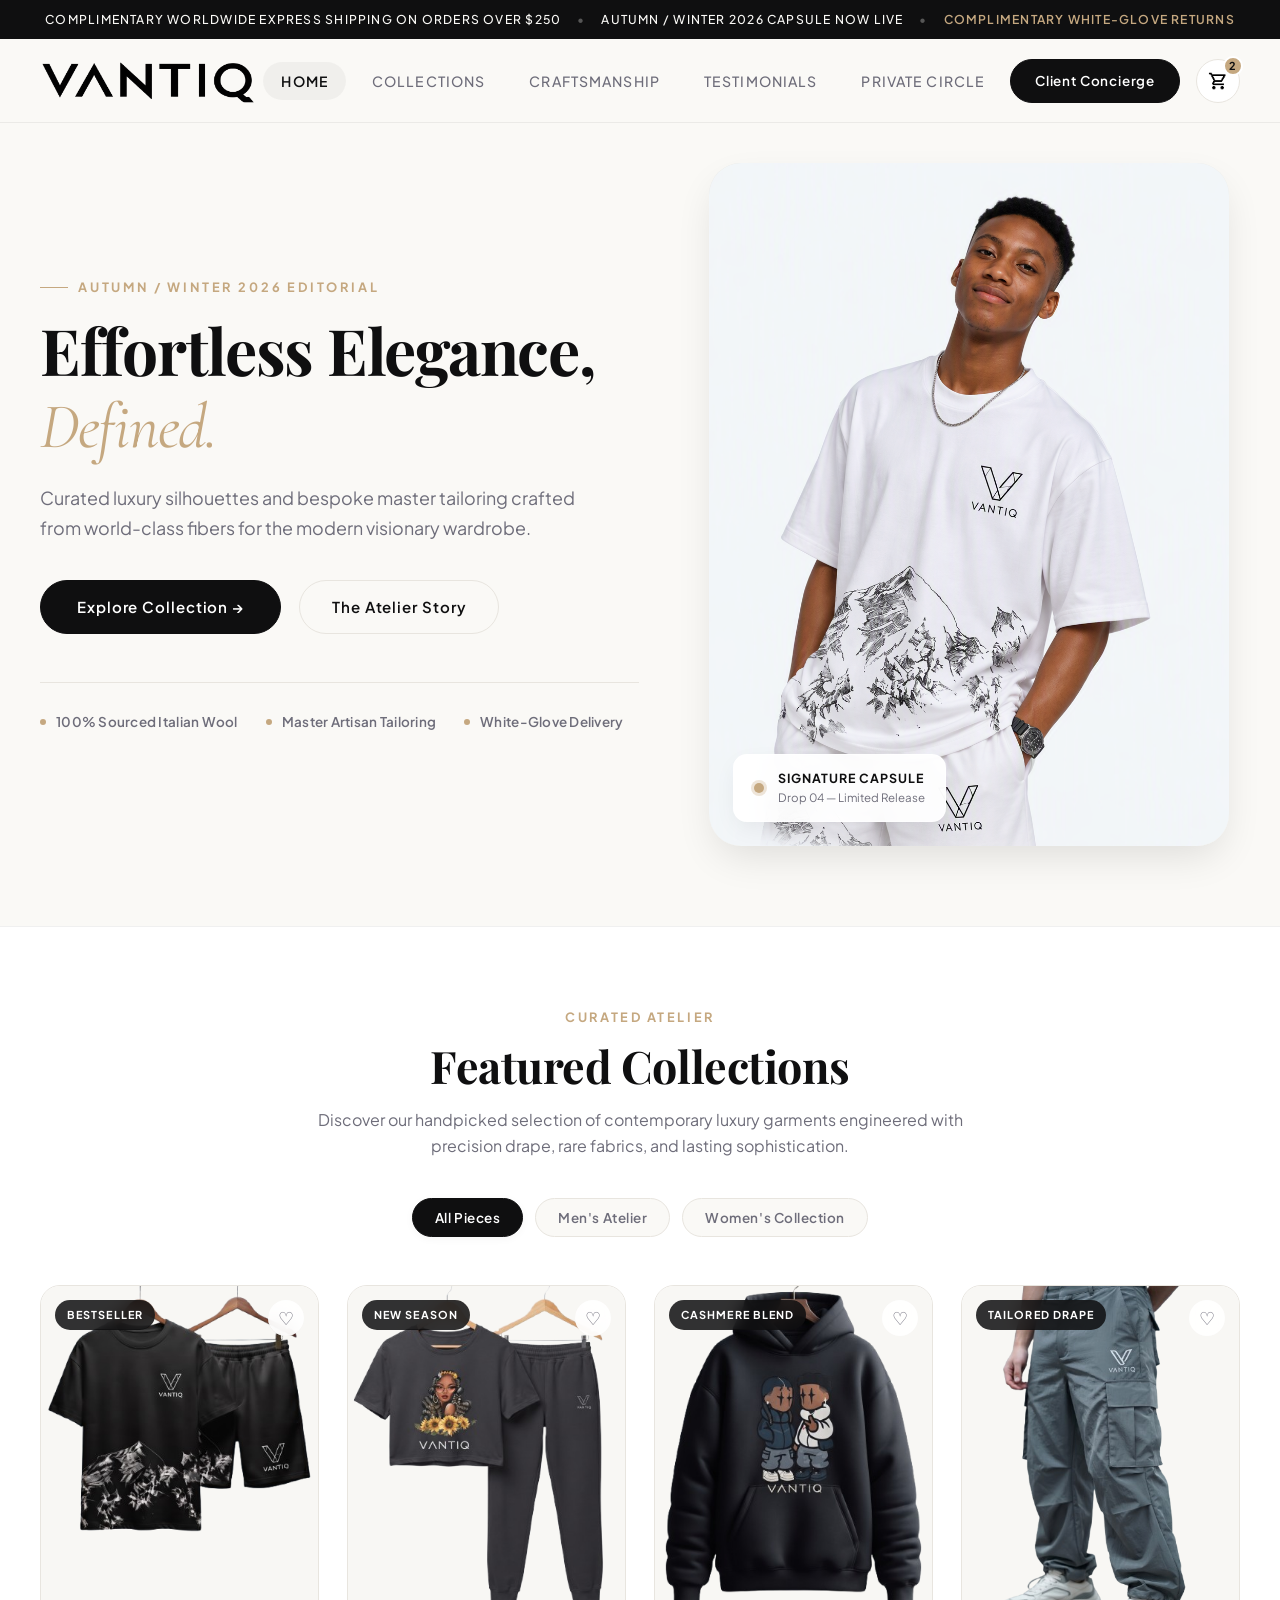
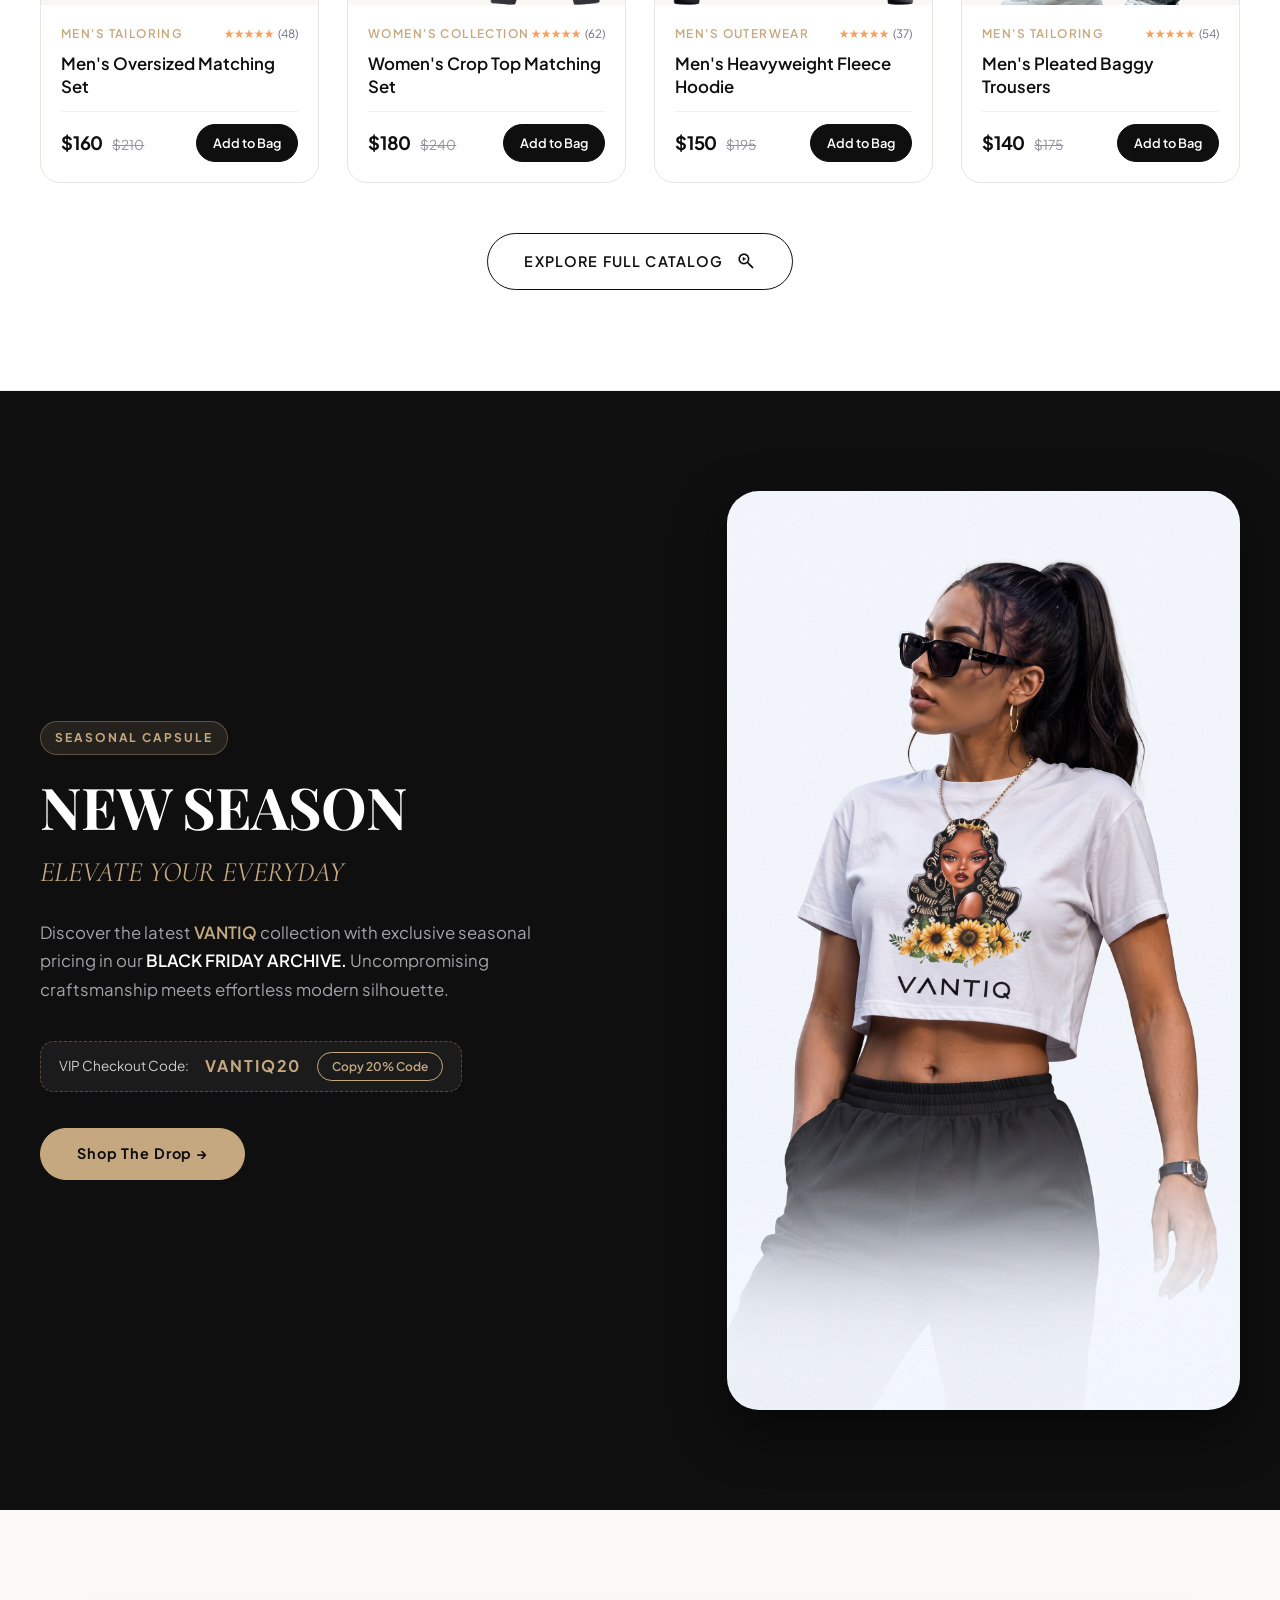
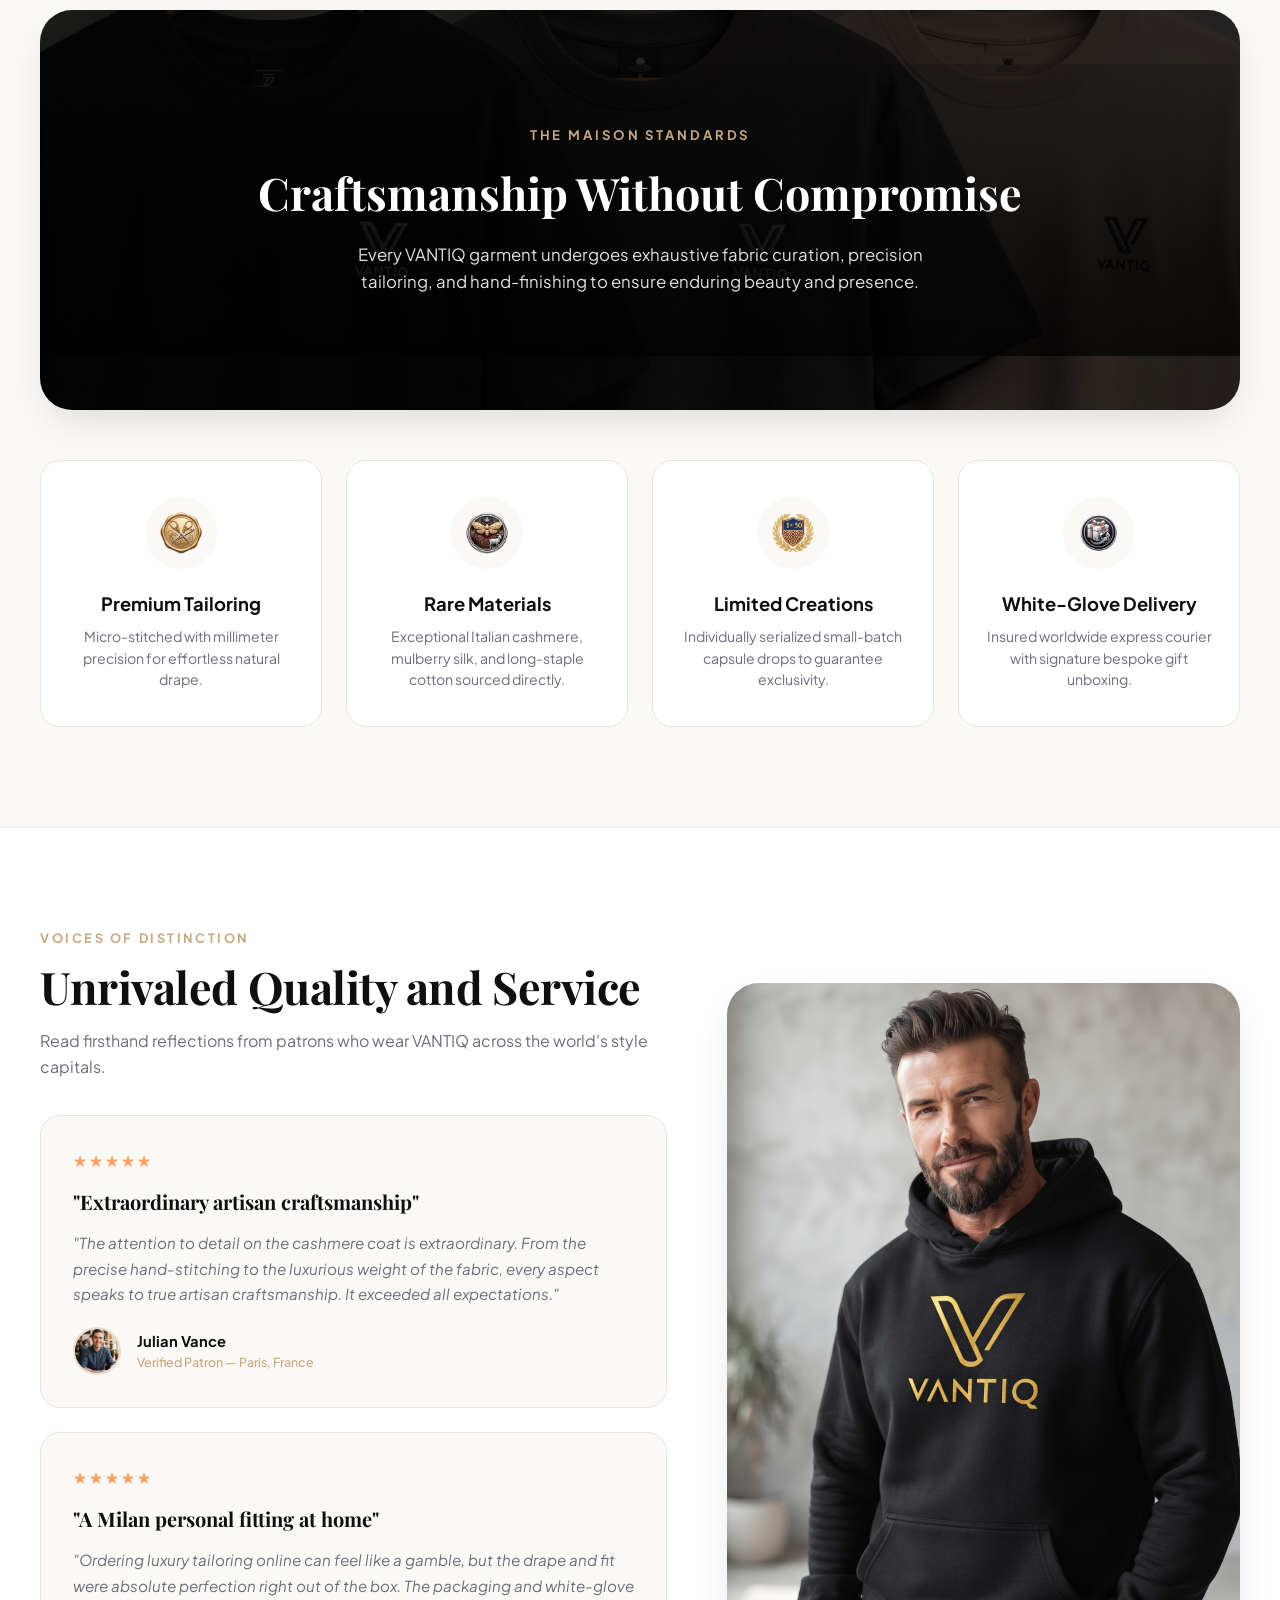
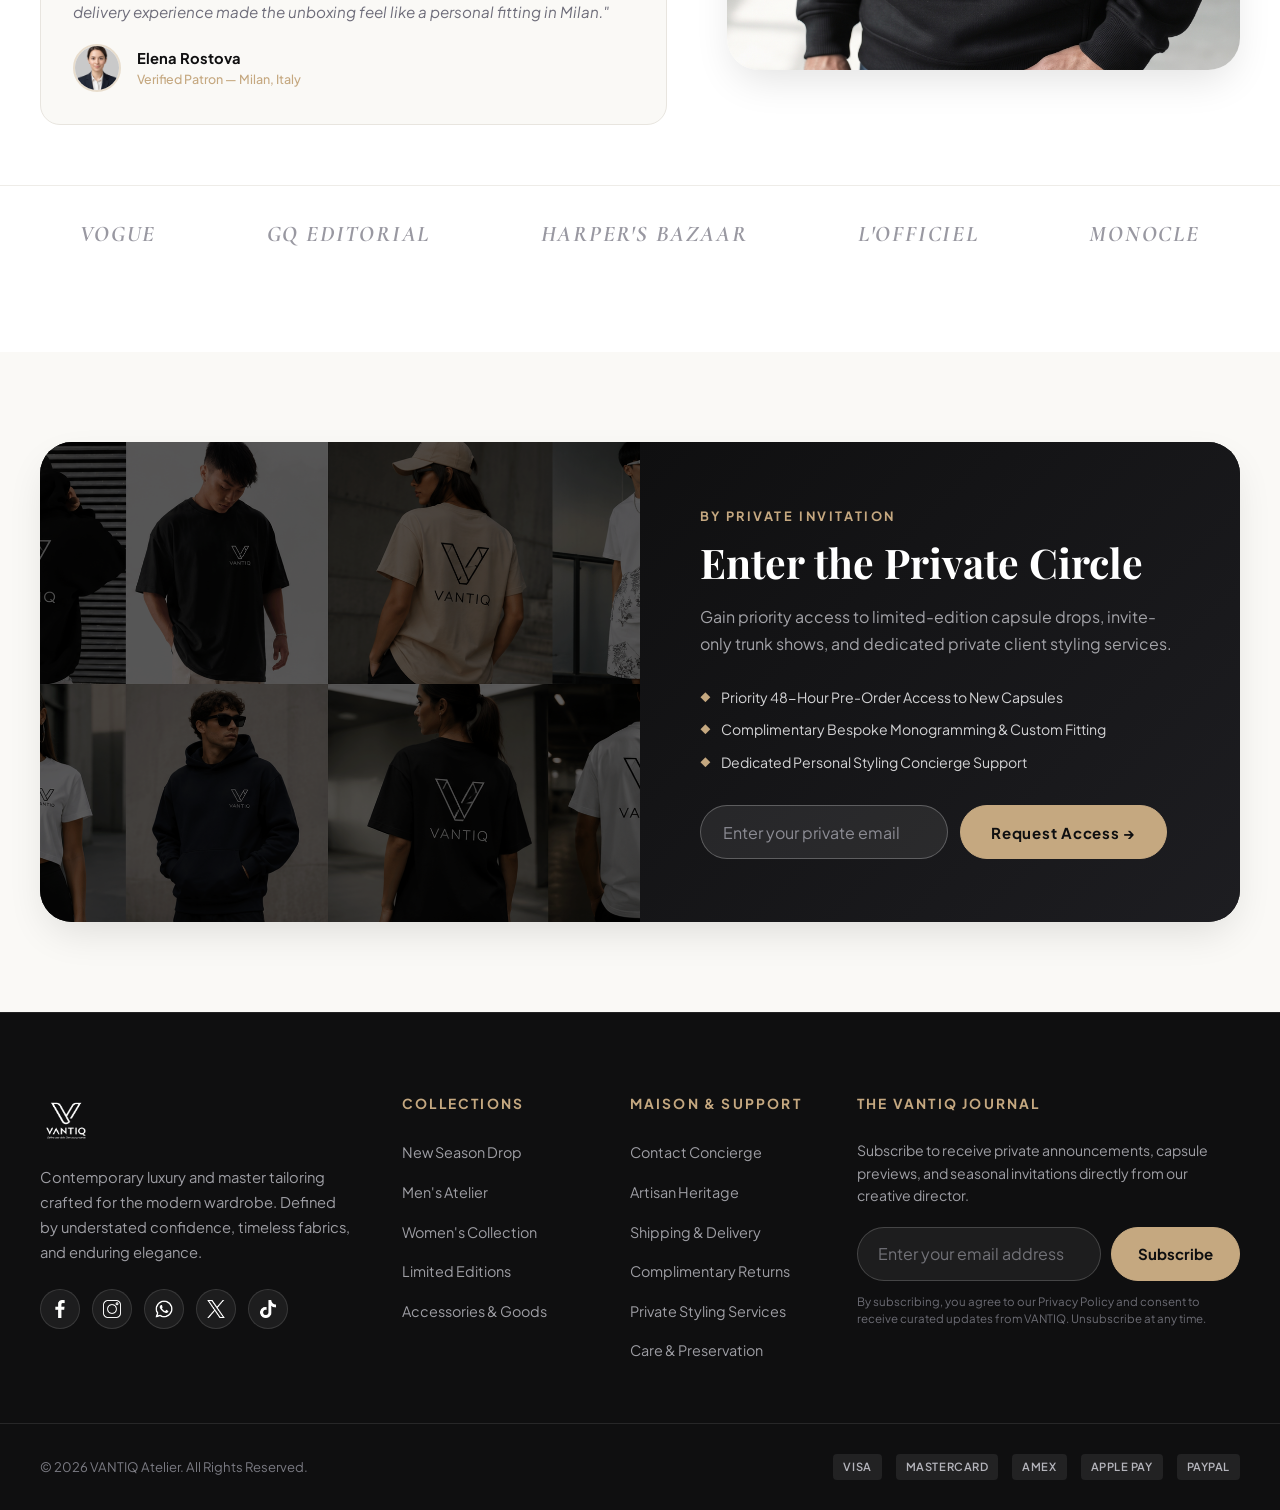
<file: index.html>
<!DOCTYPE html>
<html lang="en">
<head>
    <meta charset="UTF-8">
    <meta name="viewport" content="width=device-width, initial-scale=1.0">
    <meta name="description" content="VANTIQ — Contemporary luxury silhouettes, master tailoring, and curated capsule drops crafted from world-class fabrics.">
    <title>VANTIQ | Contemporary Luxury & Master Tailoring</title>
    <link rel="icon" type="image/png" href="logos/VANTIQ top logo.png">
    <link rel="stylesheet" href="style.css?v=2.6">
    <style>
        /* Mobile Touch Target & Height Enforcement */
        input[type="email"], input[type="text"], .vip-email-input, .footer-email-input {
            min-height: 54px !important;
            height: 54px !important;
            font-size: 16px !important;
            -webkit-appearance: none !important;
            appearance: none !important;
            box-sizing: border-box !important;
            flex-shrink: 0 !important;
        }
        .vip-access-btn, .footer-btn {
            min-height: 54px !important;
            height: 54px !important;
            box-sizing: border-box !important;
            flex-shrink: 0 !important;
        }
    </style>
</head>
<body>

    <!-- LUXURY V-LOGO PRELOADER -->
    <div class="v-preloader" id="brandPreloader" aria-label="Loading VANTIQ Atelier" role="status">
        <div class="v-preloader-content">
            <div class="v-logo-wrapper">
                <div class="v-loader-ring v-loader-ring-outer"></div>
                <div class="v-loader-ring v-loader-ring-inner"></div>
                <div class="v-logo-emblem">
                    <img src="logos/VANTIQ top logo.png" alt="VANTIQ V Emblem" class="v-logo-img">
                    <div class="v-logo-shine"></div>
                </div>
            </div>
            <div class="v-loader-meta">
                <span class="v-loader-brand">VANTIQ</span>
                <span class="v-loader-tagline">Contemporary Luxury &bull; Autumn / Winter 2026</span>
                <div class="v-loader-progress-track">
                    <div class="v-loader-progress-bar" id="vLoaderBar"></div>
                </div>
            </div>
        </div>
    </div>

    <!-- TOP ANNOUNCEMENT BAR -->
    <aside class="top-bar" aria-label="Announcement">
        <span>Complimentary Worldwide Express Shipping on Orders Over $250</span>
        <span class="top-bar-divider">•</span>
        <span class="top-bar-secondary">Autumn / Winter 2026 Capsule Now Live</span>
        <span class="top-bar-divider">•</span>
        <span class="top-bar-highlight">Complimentary White-Glove Returns</span>
    </aside>

    <!-- HEADER / NAVIGATION -->
    <header class="navbar-wrapper">
        <nav class="navbar" aria-label="Main Navigation">
            <div class="nav-brand">
                <a href="index.html" aria-label="VANTIQ Home">
                    <img src="logos/logo.png" alt="VANTIQ Luxury Fashion" class="main-logo">
                </a>
            </div>

            <ul class="nav-list">
                <li class="nav-item"><a href="index.html" class="nav-link active">Home</a></li>
                <li class="nav-item"><a href="categories.html" class="nav-link">Collections</a></li>
                <li class="nav-item"><a href="#brand-pillars" class="nav-link">Craftsmanship</a></li>
                <li class="nav-item"><a href="#testimonials" class="nav-link">Testimonials</a></li>
                <li class="nav-item"><a href="#vip" class="nav-link">Private Circle</a></li>
            </ul>

            <div class="nav-btn-container">
                <a href="#vip" class="nav-btn">Client Concierge</a>
                <div class="nav-actions">
                    <button class="cart-icon-btn" id="cartBtn" aria-label="View Shopping Bag">
                        <img src="icon images/cart icon.png" alt="Cart" class="cart-icon">
                        <span class="cart-badge" id="cartBadge">2</span>
                    </button>
                    <button class="mobile-toggle-btn" id="mobileMenuBtn" aria-label="Open Navigation Menu" aria-expanded="false">
                        <span></span>
                        <span></span>
                        <span></span>
                    </button>
                </div>
            </div>
        </nav>
    </header>

    <!-- MOBILE NAVIGATION DRAWER -->
    <div class="mobile-drawer-overlay" id="mobileDrawerOverlay"></div>
    <aside class="mobile-drawer" id="mobileDrawer" aria-label="Mobile Navigation Menu">
        <div>
            <div class="mobile-drawer-header">
                <img src="logos/logo.png" alt="VANTIQ" class="mobile-drawer-logo">
                <button class="mobile-drawer-close" id="mobileDrawerClose" aria-label="Close Navigation Menu">&times;</button>
            </div>
            <ul class="mobile-drawer-list">
                <li><a href="index.html" class="mobile-drawer-link">Home</a></li>
                <li><a href="categories.html" class="mobile-drawer-link">All Collections</a></li>
                <li><a href="#collection" class="mobile-drawer-link">Featured Pieces</a></li>
                <li><a href="#promotional" class="mobile-drawer-link">Black Friday Deals</a></li>
                <li><a href="#brand-pillars" class="mobile-drawer-link">Maison Standards</a></li>
                <li><a href="#testimonials" class="mobile-drawer-link">Testimonials</a></li>
                <li><a href="#vip" class="mobile-drawer-link">VIP Private Circle</a></li>
            </ul>
        </div>
        <div class="mobile-drawer-footer">
            <a href="#vip" class="hero-shop-btn" style="width: 100%; text-align: center;">Book Styling Concierge</a>
            <p style="font-size: 0.76rem; color: #888; text-align: center;">© 2026 VANTIQ Atelier. All Rights Reserved.</p>
        </div>
    </aside>

    <!-- MAIN CONTENT -->
    <main>
        <!-- HERO SECTION -->
        <section class="hero-section" id="hero">
            <div class="hero-container">
                <div class="hero-text">
                    <span class="hero-eyebrow">Autumn / Winter 2026 Editorial</span>
                    <h1 class="hero-h1">Effortless Elegance, <span class="italic">Defined.</span></h1>
                    <p class="hero-desc">Curated luxury silhouettes and bespoke master tailoring crafted from world-class fibers for the modern visionary wardrobe.</p>
                    <div class="hero-btn-container">
                        <a href="#collection" class="hero-shop-btn">Explore Collection &rarr;</a>
                        <a href="#brand-pillars" class="hero-about-btn">The Atelier Story</a>
                    </div>
                    <div class="hero-features">
                        <div class="hero-feature-item">
                            <span class="hero-feature-dot"></span>
                            <span>100% Sourced Italian Wool</span>
                        </div>
                        <div class="hero-feature-item">
                            <span class="hero-feature-dot"></span>
                            <span>Master Artisan Tailoring</span>
                        </div>
                        <div class="hero-feature-item">
                            <span class="hero-feature-dot"></span>
                            <span>White-Glove Delivery</span>
                        </div>
                    </div>
                </div>
                <div class="hero-image-container">
                    <div class="hero-image-frame">
                        <div class="card-skeleton-placeholder"></div>
                        <img src="main homepage images/hero image.png" alt="VANTIQ Luxury Editorial Look" class="hero-image" loading="eager">
                        <div class="hero-floating-badge">
                            <span class="badge-indicator"></span>
                            <div>
                                <p class="badge-text-title">Signature Capsule</p>
                                <p class="badge-text-sub">Drop 04 — Limited Release</p>
                            </div>
                        </div>
                    </div>
                </div>
            </div>
        </section>

        <!-- FEATURED CATEGORIES & COLLECTIONS SECTION -->
        <section class="home-categories-section" id="collection">
            <div class="home-cat-div">
                <div class="section-header">
                    <p class="section-eyebrow">Curated Atelier</p>
                    <h2 class="section-title">Featured Collections</h2>
                    <p class="section-subtitle">Discover our handpicked selection of contemporary luxury garments engineered with precision drape, rare fabrics, and lasting sophistication.</p>
                </div>

                <!-- Filter Tabs -->
                <div class="category-tabs-container">
                    <button class="category-tab active" data-filter="all">All Pieces</button>
                    <button class="category-tab" data-filter="men">Men's Atelier</button>
                    <button class="category-tab" data-filter="women">Women's Collection</button>
                </div>

                <!-- Product Cards Grid -->
                <div class="home-cat-container" id="homeCatContainer">
                    <!-- SKELETON CARDS (visible during dynamic filtering / loading transitions) -->
                    <article class="skeleton-card" id="skeletonCard1">
                        <div class="skeleton-card-img skeleton"></div>
                        <div class="skeleton-card-body">
                            <div class="skeleton-badge skeleton"></div>
                            <div class="skeleton-title skeleton"></div>
                            <div class="skeleton-title-sub skeleton"></div>
                            <div class="skeleton-bottom">
                                <div class="skeleton-price skeleton"></div>
                                <div class="skeleton-btn skeleton"></div>
                            </div>
                        </div>
                    </article>
                    <article class="skeleton-card" id="skeletonCard2">
                        <div class="skeleton-card-img skeleton"></div>
                        <div class="skeleton-card-body">
                            <div class="skeleton-badge skeleton"></div>
                            <div class="skeleton-title skeleton"></div>
                            <div class="skeleton-title-sub skeleton"></div>
                            <div class="skeleton-bottom">
                                <div class="skeleton-price skeleton"></div>
                                <div class="skeleton-btn skeleton"></div>
                            </div>
                        </div>
                    </article>
                    <article class="skeleton-card" id="skeletonCard3">
                        <div class="skeleton-card-img skeleton"></div>
                        <div class="skeleton-card-body">
                            <div class="skeleton-badge skeleton"></div>
                            <div class="skeleton-title skeleton"></div>
                            <div class="skeleton-title-sub skeleton"></div>
                            <div class="skeleton-bottom">
                                <div class="skeleton-price skeleton"></div>
                                <div class="skeleton-btn skeleton"></div>
                            </div>
                        </div>
                    </article>
                    <article class="skeleton-card" id="skeletonCard4">
                        <div class="skeleton-card-img skeleton"></div>
                        <div class="skeleton-card-body">
                            <div class="skeleton-badge skeleton"></div>
                            <div class="skeleton-title skeleton"></div>
                            <div class="skeleton-title-sub skeleton"></div>
                            <div class="skeleton-bottom">
                                <div class="skeleton-price skeleton"></div>
                                <div class="skeleton-btn skeleton"></div>
                            </div>
                        </div>
                    </article>

                    <!-- Card 1 -->
                    <article class="home-cat-card" data-category="men">
                        <div class="card-image-wrapper">
                            <div class="card-skeleton-placeholder"></div>
                            <span class="card-tag">Bestseller</span>
                            <button class="wishlist-btn" aria-label="Add to wishlist" data-product-name="Men's Oversized Matching Set">&#9825;</button>
                            <img src="homepage card images/home category card image 1.png" alt="Men's Oversized Matching Set" class="home-cat-card-image" loading="lazy">
                            <button class="card-quick-add add-to-cart-btn" data-product-name="Men's Oversized Matching Set">+ Quick Add to Bag</button>
                        </div>
                        <div class="card-body">
                            <div class="card-meta">
                                <span class="home-cat-card-h5">Men's Tailoring</span>
                                <div class="card-rating">&#9733;&#9733;&#9733;&#9733;&#9733; <span class="card-rating-count">(48)</span></div>
                            </div>
                            <h3 class="home-cat-card-h3">Men's Oversized Matching Set</h3>
                            <div class="card-bottom">
                                <div>
                                    <span class="home-cat-card-p">$160</span>
                                    <span class="card-original-price">$210</span>
                                </div>
                                <button class="home-cat-card-btn add-to-cart-btn" data-product-name="Men's Oversized Matching Set">Add to Bag</button>
                            </div>
                        </div>
                    </article>

                    <!-- Card 2 -->
                    <article class="home-cat-card" data-category="women">
                        <div class="card-image-wrapper">
                            <div class="card-skeleton-placeholder"></div>
                            <span class="card-tag">New Season</span>
                            <button class="wishlist-btn" aria-label="Add to wishlist" data-product-name="Women's Crop Top Matching Set">&#9825;</button>
                            <img src="homepage card images/crop top and bottom image.png" alt="Women's Crop Top Matching Set" class="home-cat-card-image" loading="lazy">
                            <button class="card-quick-add add-to-cart-btn" data-product-name="Women's Crop Top Matching Set">+ Quick Add to Bag</button>
                        </div>
                        <div class="card-body">
                            <div class="card-meta">
                                <span class="home-cat-card-h5">Women's Collection</span>
                                <div class="card-rating">&#9733;&#9733;&#9733;&#9733;&#9733; <span class="card-rating-count">(62)</span></div>
                            </div>
                            <h3 class="home-cat-card-h3">Women's Crop Top Matching Set</h3>
                            <div class="card-bottom">
                                <div>
                                    <span class="home-cat-card-p">$180</span>
                                    <span class="card-original-price">$240</span>
                                </div>
                                <button class="home-cat-card-btn add-to-cart-btn" data-product-name="Women's Crop Top Matching Set">Add to Bag</button>
                            </div>
                        </div>
                    </article>

                    <!-- Card 3 -->
                    <article class="home-cat-card" data-category="men">
                        <div class="card-image-wrapper">
                            <div class="card-skeleton-placeholder"></div>
                            <span class="card-tag">Cashmere Blend</span>
                            <button class="wishlist-btn" aria-label="Add to wishlist" data-product-name="Men's Heavyweight Oversized Hoodie">&#9825;</button>
                            <img src="homepage card images/hoodie image no BG.png" alt="Men's Heavyweight Oversized Hoodie" class="home-cat-card-image" loading="lazy">
                            <button class="card-quick-add add-to-cart-btn" data-product-name="Men's Heavyweight Oversized Hoodie">+ Quick Add to Bag</button>
                        </div>
                        <div class="card-body">
                            <div class="card-meta">
                                <span class="home-cat-card-h5">Men's Outerwear</span>
                                <div class="card-rating">&#9733;&#9733;&#9733;&#9733;&#9733; <span class="card-rating-count">(37)</span></div>
                            </div>
                            <h3 class="home-cat-card-h3">Men's Heavyweight Fleece Hoodie</h3>
                            <div class="card-bottom">
                                <div>
                                    <span class="home-cat-card-p">$150</span>
                                    <span class="card-original-price">$195</span>
                                </div>
                                <button class="home-cat-card-btn add-to-cart-btn" data-product-name="Men's Heavyweight Oversized Hoodie">Add to Bag</button>
                            </div>
                        </div>
                    </article>

                    <!-- Card 4 -->
                    <article class="home-cat-card" data-category="men">
                        <div class="card-image-wrapper">
                            <div class="card-skeleton-placeholder"></div>
                            <span class="card-tag">Tailored Drape</span>
                            <button class="wishlist-btn" aria-label="Add to wishlist" data-product-name="Men's Pleated Baggy Trousers">&#9825;</button>
                            <img src="homepage card images/baggy trouser image.png" alt="Men's Pleated Baggy Trousers" class="home-cat-card-image" loading="lazy">
                            <button class="card-quick-add add-to-cart-btn" data-product-name="Men's Pleated Baggy Trousers">+ Quick Add to Bag</button>
                        </div>
                        <div class="card-body">
                            <div class="card-meta">
                                <span class="home-cat-card-h5">Men's Tailoring</span>
                                <div class="card-rating">&#9733;&#9733;&#9733;&#9733;&#9733; <span class="card-rating-count">(54)</span></div>
                            </div>
                            <h3 class="home-cat-card-h3">Men's Pleated Baggy Trousers</h3>
                            <div class="card-bottom">
                                <div>
                                    <span class="home-cat-card-p">$140</span>
                                    <span class="card-original-price">$175</span>
                                </div>
                                <button class="home-cat-card-btn add-to-cart-btn" data-product-name="Men's Pleated Baggy Trousers">Add to Bag</button>
                            </div>
                        </div>
                    </article>
                </div>

                <!-- Discover More Button -->
                <div class="home-discover-wrapper">
                    <a href="categories.html" class="home-discover-btn">
                        <span>Explore Full Catalog</span>
                        <img src="icon images/discover icon.png" alt="Explore" class="discover-icon">
                    </a>
                </div>
            </div>
        </section>

        <!-- PROMOTIONAL EDITORIAL SECTION -->
        <section class="promotional-section" id="promotional">
            <div class="promotional-container">
                <div class="promotional-text">
                    <span class="promotional-tag">Seasonal Capsule</span>
                    <h2 class="promotional-title">NEW SEASON</h2>
                    <h3 class="promotional-h3">ELEVATE YOUR EVERYDAY</h3>
                    <p class="promotional-description">Discover the latest <span class="name">VANTIQ</span> collection with exclusive seasonal pricing in our <span class="black">BLACK FRIDAY ARCHIVE.</span> Uncompromising craftsmanship meets effortless modern silhouette.</p>
                    
                    <div class="promo-code-box">
                        <span class="promo-code-text">VIP Checkout Code:</span>
                        <span class="promo-code-val" id="promoCodeVal">VANTIQ20</span>
                        <button class="copy-promo-btn" id="copyPromoBtn" data-code="VANTIQ20">Copy 20% Code</button>
                    </div>

                    <div class="promotional-actions">
                        <a href="categories.html" class="promotional-btn">Shop The Drop &rarr;</a>
                    </div>
                </div>
                <div class="promotional-image-container">
                    <img src="main homepage images/promotional image.jpeg" alt="VANTIQ Promotional Campaign" class="promotional-image" loading="lazy">
                </div>
            </div>
        </section>

        <!-- BRAND PILLARS / MAISON STANDARDS SECTION -->
        <section class="brand-pillar-section" id="brand-pillars">
            <div class="bp-wrapper">
                <div class="bp-banner-card">
                    <img src="main homepage images/brand pillar image.jpeg" alt="VANTIQ Artisan Craftsmanship" class="bp-image" loading="lazy">
                    <div class="bp-banner-overlay">
                        <span class="bp-banner-eyebrow">The Maison Standards</span>
                        <h2 class="bp-banner-title">Craftsmanship Without Compromise</h2>
                        <p class="bp-banner-desc">Every VANTIQ garment undergoes exhaustive fabric curation, precision tailoring, and hand-finishing to ensure enduring beauty and presence.</p>
                    </div>
                </div>

                <div class="bp-container">
                    <div class="bp-card">
                        <div class="brand-badge-wrapper">
                            <img src="badge images/brand pillar badge 1.png" alt="Premium Tailoring" class="brand-badge" loading="lazy">
                        </div>
                        <h3 class="brand-card-h3">Premium Tailoring</h3>
                        <h4 class="brand-card-h4">Micro-stitched with millimeter precision for effortless natural drape.</h4>
                    </div>

                    <div class="bp-card">
                        <div class="brand-badge-wrapper">
                            <img src="badge images/brand pillar badge 2.png" alt="Rare Materials" class="brand-badge" loading="lazy">
                        </div>
                        <h3 class="brand-card-h3">Rare Materials</h3>
                        <h4 class="brand-card-h4">Exceptional Italian cashmere, mulberry silk, and long-staple cotton sourced directly.</h4>
                    </div>

                    <div class="bp-card">
                        <div class="brand-badge-wrapper">
                            <img src="badge images/brand pillar badge 3.png" alt="Limited Creations" class="brand-badge" loading="lazy">
                        </div>
                        <h3 class="brand-card-h3">Limited Creations</h3>
                        <h4 class="brand-card-h4">Individually serialized small-batch capsule drops to guarantee exclusivity.</h4>
                    </div>

                    <div class="bp-card">
                        <div class="brand-badge-wrapper">
                            <img src="badge images/brand pillar badge 4.png" alt="Fast Delivery" class="brand-badge" loading="lazy">
                        </div>
                        <h3 class="brand-card-h3">White-Glove Delivery</h3>
                        <h4 class="brand-card-h4">Insured worldwide express courier with signature bespoke gift unboxing.</h4>
                    </div>
                </div>
            </div>
        </section>

        <!-- TESTIMONIALS SECTION -->
        <section class="testimonials" id="testimonials">
            <div class="testimony-container">
                <div class="testimony-content">
                    <div class="section-header" style="text-align: left; margin: 0;">
                        <p class="section-eyebrow">Voices of Distinction</p>
                        <h2 class="section-title">Unrivaled Quality and Service</h2>
                        <p class="section-subtitle">Read firsthand reflections from patrons who wear VANTIQ across the world's style capitals.</p>
                    </div>

                    <div class="testimony-cards-wrapper">
                        <!-- Testimonial 1 -->
                        <div class="testimony-card">
                            <div class="testimony-stars">&#9733;&#9733;&#9733;&#9733;&#9733;</div>
                            <h3 class="testimony-h2">"Extraordinary artisan craftsmanship"</h3>
                            <p class="comment">"The attention to detail on the cashmere coat is extraordinary. From the precise hand-stitching to the luxurious weight of the fabric, every aspect speaks to true artisan craftsmanship. It exceeded all expectations."</p>
                            <div class="test-user-card">
                                <div class="user-dp-div">
                                    <img src="user dp images/testimony passport 2.jpeg" alt="Julian Vance" class="user-dp" loading="lazy">
                                </div>
                                <div class="user-details">
                                    <h4 class="username">Julian Vance</h4>
                                    <p class="user-status">Verified Patron — Paris, France</p>
                                </div>
                            </div>
                        </div>

                        <!-- Testimonial 2 -->
                        <div class="testimony-card">
                            <div class="testimony-stars">&#9733;&#9733;&#9733;&#9733;&#9733;</div>
                            <h3 class="testimony-h2">"A Milan personal fitting at home"</h3>
                            <p class="comment">"Ordering luxury tailoring online can feel like a gamble, but the drape and fit were absolute perfection right out of the box. The packaging and white-glove delivery experience made the unboxing feel like a personal fitting in Milan."</p>
                            <div class="test-user-card">
                                <div class="user-dp-div">
                                    <img src="user dp images/testimony passport.jpeg" alt="Elena Rostova" class="user-dp" loading="lazy">
                                </div>
                                <div class="user-details">
                                    <h4 class="username">Elena Rostova</h4>
                                    <p class="user-status">Verified Patron — Milan, Italy</p>
                                </div>
                            </div>
                        </div>
                    </div>
                </div>

                <div class="testimony-image-div">
                    <img src="main homepage images/Testimony image.jpeg" alt="VANTIQ Patron Lifestyle" class="testimony-image" loading="lazy">
                </div>
            </div>

            <!-- Press Accolades Mention Bar -->
            <div class="press-bar">
                <span class="press-item">VOGUE</span>
                <span class="press-item">GQ EDITORIAL</span>
                <span class="press-item">HARPER'S BAZAAR</span>
                <span class="press-item">L'OFFICIEL</span>
                <span class="press-item">MONOCLE</span>
            </div>
        </section>

        <!-- VIP PRIVATE CIRCLE SECTION -->
        <section class="vip-section" id="vip">
            <div class="vip-wrapper">
                <div class="vip-card-container">
                    <div class="vip-image-container">
                        <img src="main homepage images/Vip image.png" alt="VANTIQ VIP Private Circle" class="vip-image" loading="lazy">
                    </div>
                    <div class="vip-text">
                        <span class="vip-eyebrow">By Private Invitation</span>
                        <h2 class="vip-h2">Enter the Private Circle</h2>
                        <p class="vip-p">Gain priority access to limited-edition capsule drops, invite-only trunk shows, and dedicated private client styling services.</p>
                        
                        <div class="vip-perks">
                            <div class="vip-perk-item">
                                <span class="diamond">&#9670;</span>
                                <span>Priority 48-Hour Pre-Order Access to New Capsules</span>
                            </div>
                            <div class="vip-perk-item">
                                <span class="diamond">&#9670;</span>
                                <span>Complimentary Bespoke Monogramming & Custom Fitting</span>
                            </div>
                            <div class="vip-perk-item">
                                <span class="diamond">&#9670;</span>
                                <span>Dedicated Personal Styling Concierge Support</span>
                            </div>
                        </div>

                        <form class="vip-form" id="vipForm">
                            <input type="email" placeholder="Enter your private email" class="vip-email-input" required aria-label="Email address for VIP membership" style="min-height: 54px; height: 54px; font-size: 16px; box-sizing: border-box; flex-shrink: 0;">
                            <button type="submit" class="vip-access-btn" style="min-height: 54px; height: 54px; font-size: 15px; flex-shrink: 0;">Request Access &rarr;</button>
                        </form>
                    </div>
                </div>
            </div>
        </section>
    </main>

    <!-- FOOTER SECTION -->
    <footer class="footer-section">
        <div class="footer-div">
            <div class="footer-brief">
                <a href="index.html" aria-label="VANTIQ Home">
                    <img src="logos/VANTIQ  full logo no BG.png" alt="VANTIQ Haute Couture Logo" class="footer-logo" loading="lazy">
                </a>
                <p class="footer-h4">Contemporary luxury and master tailoring crafted for the modern wardrobe. Defined by understated confidence, timeless fabrics, and enduring elegance.</p>
                <div class="footer-icons-div">
                    <a href="https://facebook.com" class="footer-icon-link" aria-label="VANTIQ Facebook" target="_blank" rel="noopener">
                        <img src="icon images/facebook icon.png" alt="Facebook" class="footer-icon">
                    </a>
                    <a href="https://instagram.com" class="footer-icon-link" aria-label="VANTIQ Instagram" target="_blank" rel="noopener">
                        <img src="icon images/instagram icon.png" alt="Instagram" class="footer-icon">
                    </a>
                    <a href="https://whatsapp.com" class="footer-icon-link" aria-label="VANTIQ WhatsApp" target="_blank" rel="noopener">
                        <img src="icon images/whatsapp icon.png" alt="WhatsApp" class="footer-icon">
                    </a>
                    <a href="https://twitter.com" class="footer-icon-link" aria-label="VANTIQ Twitter" target="_blank" rel="noopener">
                        <img src="icon images/twitter icon.png" alt="Twitter" class="footer-icon">
                    </a>
                    <a href="https://tiktok.com" class="footer-icon-link" aria-label="VANTIQ TikTok" target="_blank" rel="noopener">
                        <img src="icon images/tik-tok icon.png" alt="TikTok" class="footer-icon">
                    </a>
                </div>
            </div>

            <div class="footer-list-div">
                <h3 class="f-list-h3">Collections</h3>
                <ul class="footer-list">
                    <li><a href="categories.html" class="footer-links">New Season Drop</a></li>
                    <li><a href="categories.html" class="footer-links">Men's Atelier</a></li>
                    <li><a href="categories.html" class="footer-links">Women's Collection</a></li>
                    <li><a href="categories.html" class="footer-links">Limited Editions</a></li>
                    <li><a href="categories.html" class="footer-links">Accessories & Goods</a></li>
                </ul>
            </div>

            <div class="footer-list-div">
                <h3 class="f-list-h3">Maison & Support</h3>
                <ul class="footer-list">
                    <li><a href="#vip" class="footer-links">Contact Concierge</a></li>
                    <li><a href="#brand-pillars" class="footer-links">Artisan Heritage</a></li>
                    <li><a href="#hero" class="footer-links">Shipping & Delivery</a></li>
                    <li><a href="#hero" class="footer-links">Complimentary Returns</a></li>
                    <li><a href="#vip" class="footer-links">Private Styling Services</a></li>
                    <li><a href="#hero" class="footer-links">Care & Preservation</a></li>
                </ul>
            </div>

            <div class="footer-list-input">
                <h3 class="f-list-h3">The VANTIQ Journal</h3>
                <p class="footer-input-desc">Subscribe to receive private announcements, capsule previews, and seasonal invitations directly from our creative director.</p>
                <form class="footer-inp-div" id="footerForm">
                    <input type="email" name="email" id="email" placeholder="Enter your email address" class="footer-email-input" required aria-label="Email address for newsletter" style="min-height: 54px; height: 54px; font-size: 16px; box-sizing: border-box; flex-shrink: 0;">
                    <button type="submit" class="footer-btn" style="min-height: 54px; height: 54px; font-size: 15px; flex-shrink: 0;">Subscribe</button>
                </form>
                <p class="footer-legal-note">By subscribing, you agree to our Privacy Policy and consent to receive curated updates from VANTIQ. Unsubscribe at any time.</p>
            </div>
        </div>

        <hr class="footer-hr">

        <div class="footer-bottom">
            <p class="footer-h3">&copy; 2026 VANTIQ Atelier. All Rights Reserved.</p>
            <div class="footer-payment-badges">
                <span class="payment-pill">VISA</span>
                <span class="payment-pill">MASTERCARD</span>
                <span class="payment-pill">AMEX</span>
                <span class="payment-pill">APPLE PAY</span>
                <span class="payment-pill">PAYPAL</span>
            </div>
        </div>
    </footer>

    <!-- INTERACTIVE LUXURY TOAST NOTIFICATION -->
    <div class="luxury-toast" id="luxuryToast" role="alert" aria-live="assertive">
        <span class="toast-dot"></span>
        <span class="toast-message" id="toastMessage">Notification message</span>
    </div>

    <!-- BACK TO TOP FLOATING BUTTON -->
    <button class="back-to-top" id="backToTopBtn" aria-label="Scroll back to top of page">&uarr;</button>

    <!-- SCRIPTS -->
    <script src="script.js"></script>
</body>
</html>

</html>
</file>
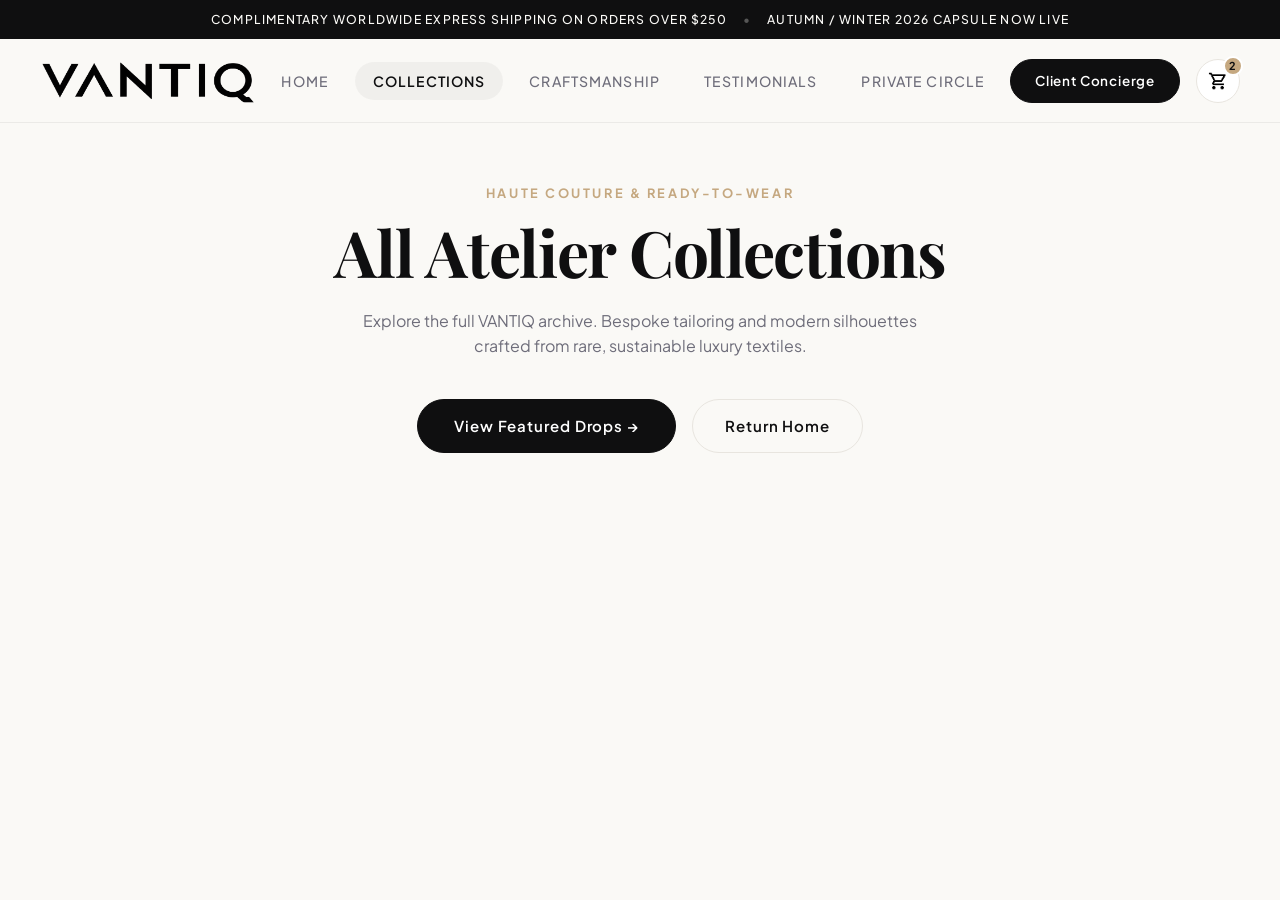
<file: categories.html>
<!DOCTYPE html>
<html lang="en">
<head>
    <meta charset="UTF-8">
    <meta name="viewport" content="width=device-width, initial-scale=1.0">
    <title>Collections & Categories | VANTIQ Luxury Atelier</title>
    <link rel="icon" type="image/png" href="logos/VANTIQ top logo.png">
    <link rel="stylesheet" href="style.css?v=2.6">
</head>
<body>
    <!-- LUXURY V-LOGO PRELOADER -->
    <div class="v-preloader" id="brandPreloader" aria-label="Loading VANTIQ Atelier" role="status">
        <div class="v-preloader-content">
            <div class="v-logo-wrapper">
                <div class="v-loader-ring v-loader-ring-outer"></div>
                <div class="v-loader-ring v-loader-ring-inner"></div>
                <div class="v-logo-emblem">
                    <img src="logos/VANTIQ top logo.png" alt="VANTIQ V Emblem" class="v-logo-img">
                    <div class="v-logo-shine"></div>
                </div>
            </div>
            <div class="v-loader-meta">
                <span class="v-loader-brand">VANTIQ</span>
                <span class="v-loader-tagline">Contemporary Luxury &bull; Autumn / Winter 2026</span>
                <div class="v-loader-progress-track">
                    <div class="v-loader-progress-bar" id="vLoaderBar"></div>
                </div>
            </div>
        </div>
    </div>

    <!-- TOP ANNOUNCEMENT BAR -->
    <aside class="top-bar" aria-label="Announcement">
        <span>Complimentary Worldwide Express Shipping on Orders Over $250</span>
        <span class="top-bar-divider">•</span>
        <span class="top-bar-secondary">Autumn / Winter 2026 Capsule Now Live</span>
    </aside>

    <!-- HEADER / NAVIGATION -->
    <header class="navbar-wrapper">
        <nav class="navbar" aria-label="Main Navigation">
            <div class="nav-brand">
                <a href="index.html" aria-label="VANTIQ Home">
                    <img src="logos/logo.png" alt="VANTIQ Luxury Fashion" class="main-logo">
                </a>
            </div>

            <ul class="nav-list">
                <li class="nav-item"><a href="index.html" class="nav-link">Home</a></li>
                <li class="nav-item"><a href="categories.html" class="nav-link active">Collections</a></li>
                <li class="nav-item"><a href="index.html#brand-pillars" class="nav-link">Craftsmanship</a></li>
                <li class="nav-item"><a href="index.html#testimonials" class="nav-link">Testimonials</a></li>
                <li class="nav-item"><a href="index.html#vip" class="nav-link">Private Circle</a></li>
            </ul>

            <div class="nav-btn-container">
                <a href="index.html#vip" class="nav-btn">Client Concierge</a>
                <div class="nav-actions">
                    <a href="index.html#collection" class="cart-icon-btn" aria-label="View Shopping Bag">
                        <img src="icon images/cart icon.png" alt="Cart" class="cart-icon">
                        <span class="cart-badge">2</span>
                    </a>
                </div>
            </div>
        </nav>
    </header>

    <main style="max-width: 1440px; margin: 60px auto; padding: 0 20px; text-align: center; box-sizing: border-box;">
        <p class="section-eyebrow">Haute Couture & Ready-To-Wear</p>
        <h1 class="hero-h1">All Atelier Collections</h1>
        <p class="section-subtitle" style="margin-bottom: 40px; max-width: 600px; margin-left: auto; margin-right: auto;">Explore the full VANTIQ archive. Bespoke tailoring and modern silhouettes crafted from rare, sustainable luxury textiles.</p>
        <div style="display: flex; justify-content: center; gap: 16px; flex-wrap: wrap;">
            <a href="index.html#collection" class="hero-shop-btn">View Featured Drops &rarr;</a>
            <a href="index.html" class="hero-about-btn">Return Home</a>
        </div>
    </main>

    <script src="script.js"></script>
</body>
</html>
</file>
<file: style.css>
/* ==========================================================================
   VANTIQ LUXURY ATELIER — MASTER STYLESHEET
   ========================================================================== */

/* 1. TYPOGRAPHY & GOOGLE FONTS */
@import url('https://fonts.googleapis.com/css2?family=Cormorant+Garamond:ital,wght@0,400;0,500;0,600;0,700;1,400&family=Playfair+Display:ital,wght@0,400;0,600;0,700;1,400&family=Plus+Jakarta+Sans:wght@300;400;500;600;700&display=swap');

@font-face {
    font-family: "Josefinsans";
    src: url("JosefinSans-Bold.ttf") format("truetype");
    font-weight: 700;
    font-style: normal;
}

/* 2. DESIGN TOKENS */
:root {
    /* Color Palette */
    --color-primary: #0F0F10;
    --color-primary-light: #1E1E22;
    --color-secondary: #2C2C30;
    --color-gold: #C5A880;
    --color-gold-hover: #AF9065;
    --color-gold-light: rgba(197, 168, 128, 0.12);
    --color-gold-border: rgba(197, 168, 128, 0.35);
    --color-bg: #FAF9F6;
    --color-bg-alt: #F4F2ED;
    --color-card-bg: #FFFFFF;
    --color-text: #1C1C1E;
    --color-text-muted: #6E6D7A;
    --color-text-light: #94929D;
    --color-border: #E8E5DF;
    --color-border-light: rgba(0, 0, 0, 0.06);
    --color-white: #FFFFFF;

    /* Typography */
    --font-heading: 'Playfair Display', 'Cormorant Garamond', Georgia, serif;
    --font-serif: 'Cormorant Garamond', Georgia, serif;
    --font-body: 'Plus Jakarta Sans', -apple-system, BlinkMacSystemFont, "Segoe UI", Roboto, sans-serif;
    --font-accent: "Josefinsans", sans-serif;

    /* Shadows & Elevations */
    --shadow-sm: 0 2px 8px rgba(0, 0, 0, 0.04);
    --shadow-md: 0 8px 24px -4px rgba(0, 0, 0, 0.07);
    --shadow-lg: 0 16px 40px -8px rgba(0, 0, 0, 0.12);
    --shadow-gold: 0 10px 30px -5px rgba(197, 168, 128, 0.3);

    /* Radii */
    --radius-sm: 8px;
    --radius-md: 14px;
    --radius-lg: 20px;
    --radius-xl: 32px;
    --radius-pill: 9999px;

    /* Transitions */
    --transition-fast: 0.2s cubic-bezier(0.16, 1, 0.3, 1);
    --transition-base: 0.35s cubic-bezier(0.16, 1, 0.3, 1);
    --transition-slow: 0.6s cubic-bezier(0.16, 1, 0.3, 1);
}

/* 3. RESET & BASE */
*, *::before, *::after {
    box-sizing: border-box;
    margin: 0;
    padding: 0;
}

html {
    scroll-behavior: smooth;
    font-size: 16px;
    width: 100%;
    max-width: 100%;
    overflow-x: hidden;
    overflow-x: clip;
}

body {
    background-color: var(--color-bg);
    color: var(--color-text);
    font-family: var(--font-body);
    font-weight: 400;
    line-height: 1.6;
    width: 100%;
    max-width: 100%;
    overflow-x: hidden;
    overflow-x: clip;
    position: relative;
    -webkit-font-smoothing: antialiased;
    -moz-osx-font-smoothing: grayscale;
}

img {
    max-width: 100%;
    height: auto;
    display: block;
}

h1, h2, h3, h4, h5, h6, p, span, a {
    overflow-wrap: break-word;
    word-break: normal;
}

a {
    color: inherit;
    text-decoration: none;
    transition: color var(--transition-fast);
}

button, input {
    font-family: inherit;
    outline: none;
    -webkit-appearance: none;
    -moz-appearance: none;
    appearance: none;
}

input[type="email"],
input[type="text"] {
    -webkit-appearance: none;
    -moz-appearance: none;
    appearance: none;
    box-sizing: border-box;
    font-size: 1rem;
    min-height: 54px;
    height: 54px;
    flex-shrink: 0;
}

/* Legacy Compatibility Aliases */
.nav-links {
    display: block;
    padding: 8px 18px;
    font-size: 0.88rem;
    font-weight: 500;
    letter-spacing: 0.08em;
    text-transform: uppercase;
    color: var(--color-text-muted);
    border-radius: var(--radius-pill);
    cursor: pointer;
    transition: all var(--transition-fast);
}
.nav-links:hover {
    color: var(--color-primary);
    background-color: rgba(0, 0, 0, 0.04);
}
.cart-icon-div {
    width: 44px;
    height: 44px;
    border-radius: 50%;
    border: 1px solid var(--color-border);
    background-color: var(--color-white);
    display: flex;
    align-items: center;
    justify-content: center;
    cursor: pointer;
    transition: all var(--transition-fast);
}
.cart-icon-div:hover {
    border-color: var(--color-primary);
    background-color: var(--color-primary);
}
.cart-icon-div:hover .cart-icon {
    filter: invert(1);
}

/* 4. ANNOUNCEMENT BAR */
.top-bar {
    background-color: var(--color-primary);
    color: var(--color-bg);
    font-size: 0.76rem;
    font-weight: 500;
    letter-spacing: 0.1em;
    text-transform: uppercase;
    padding: 10px 16px;
    text-align: center;
    display: flex;
    justify-content: center;
    align-items: center;
    gap: 16px;
    position: relative;
    z-index: 1001;
    width: 100%;
    max-width: 100%;
    overflow: hidden;
    box-sizing: border-box;
}

.top-bar-highlight {
    color: var(--color-gold);
    font-weight: 600;
}

.top-bar-divider {
    opacity: 0.3;
}

/* 5. NAVIGATION BAR */
.navbar-wrapper {
    position: sticky;
    top: 0;
    left: 0;
    width: 100%;
    z-index: 1000;
    transition: all var(--transition-base);
}

.navbar {
    height: 84px;
    width: 100%;
    max-width: 1440px;
    margin: 0 auto;
    padding: 0 40px;
    display: flex;
    justify-content: space-between;
    align-items: center;
    background-color: rgba(250, 249, 246, 0.88);
    backdrop-filter: blur(16px);
    -webkit-backdrop-filter: blur(16px);
    border-bottom: 1px solid var(--color-border-light);
    transition: all var(--transition-base);
}

.navbar.scrolled {
    height: 72px;
    background-color: rgba(255, 255, 255, 0.94);
    box-shadow: var(--shadow-sm);
    border-bottom-color: var(--color-border);
}

.nav-brand {
    display: flex;
    align-items: center;
    height: 100%;
}

.main-logo {
    height: 44px;
    width: auto;
    object-fit: contain;
    transition: transform var(--transition-fast);
}

.main-logo:hover {
    transform: scale(1.02);
}

.nav-list {
    display: flex;
    align-items: center;
    list-style: none;
    gap: 8px;
}

.nav-item {
    position: relative;
}

.nav-link {
    display: block;
    padding: 8px 18px;
    font-size: 0.88rem;
    font-weight: 500;
    letter-spacing: 0.08em;
    text-transform: uppercase;
    color: var(--color-text-muted);
    border-radius: var(--radius-pill);
    transition: all var(--transition-fast);
}

.nav-link:hover,
.nav-link.active {
    color: var(--color-primary);
    background-color: rgba(0, 0, 0, 0.04);
}

.nav-link.active {
    font-weight: 600;
}

.nav-btn-container {
    display: flex;
    align-items: center;
    gap: 16px;
}

.nav-btn {
    height: 44px;
    padding: 0 24px;
    border: 1px solid var(--color-primary);
    border-radius: var(--radius-pill);
    background-color: var(--color-primary);
    color: var(--color-white);
    font-size: 0.84rem;
    font-weight: 600;
    letter-spacing: 0.06em;
    cursor: pointer;
    transition: all var(--transition-fast);
    display: inline-flex;
    align-items: center;
    justify-content: center;
}

.nav-btn:hover {
    background-color: var(--color-gold);
    border-color: var(--color-gold);
    color: var(--color-primary);
    transform: translateY(-1px);
    box-shadow: var(--shadow-gold);
}

.nav-actions {
    display: flex;
    align-items: center;
    gap: 12px;
}

.cart-icon-btn {
    position: relative;
    width: 44px;
    height: 44px;
    border-radius: 50%;
    border: 1px solid var(--color-border);
    background-color: var(--color-white);
    display: flex;
    align-items: center;
    justify-content: center;
    cursor: pointer;
    transition: all var(--transition-fast);
}

.cart-icon-btn:hover {
    border-color: var(--color-primary);
    background-color: var(--color-primary);
}

.cart-icon-btn:hover .cart-icon {
    filter: invert(1);
}

.cart-icon {
    width: 20px;
    height: 20px;
    object-fit: contain;
    transition: filter var(--transition-fast);
}

.cart-badge {
    position: absolute;
    top: -4px;
    right: -4px;
    background-color: var(--color-gold);
    color: var(--color-primary);
    font-size: 0.68rem;
    font-weight: 700;
    width: 20px;
    height: 20px;
    border-radius: 50%;
    display: flex;
    align-items: center;
    justify-content: center;
    border: 2px solid var(--color-white);
    transition: transform 0.2s ease;
}

.cart-badge.bump {
    transform: scale(1.3);
}

/* Mobile Toggle Hamburger */
.mobile-toggle-btn {
    display: none;
    flex-direction: column;
    justify-content: center;
    align-items: center;
    width: 44px;
    height: 44px;
    background: transparent;
    border: 1px solid var(--color-border);
    border-radius: var(--radius-sm);
    cursor: pointer;
    gap: 5px;
    padding: 0;
}

.mobile-toggle-btn span {
    display: block;
    width: 22px;
    height: 2px;
    background-color: var(--color-primary);
    transition: transform var(--transition-fast), opacity var(--transition-fast);
}

/* Mobile Drawer Overlay */
.mobile-drawer-overlay {
    position: fixed;
    inset: 0;
    background-color: rgba(15, 15, 16, 0.6);
    backdrop-filter: blur(4px);
    z-index: 1998;
    opacity: 0;
    visibility: hidden;
    pointer-events: none;
    transition: opacity var(--transition-base), visibility var(--transition-base);
}

.mobile-drawer-overlay.open {
    opacity: 1;
    visibility: visible;
    pointer-events: auto;
}

.mobile-drawer {
    position: fixed;
    top: 0;
    right: 0;
    width: 300px;
    max-width: 85vw;
    height: 100%;
    background-color: var(--color-card-bg);
    z-index: 1999;
    padding: 28px 20px;
    display: flex;
    flex-direction: column;
    justify-content: space-between;
    box-shadow: var(--shadow-lg);
    transform: translateX(100%);
    visibility: hidden;
    pointer-events: none;
    transition: transform var(--transition-base), visibility var(--transition-base);
}

.mobile-drawer.open {
    transform: translateX(0);
    visibility: visible;
    pointer-events: auto;
}

.mobile-drawer-header {
    display: flex;
    justify-content: space-between;
    align-items: center;
    padding-bottom: 24px;
    border-bottom: 1px solid var(--color-border);
}

.mobile-drawer-logo {
    height: 36px;
    width: auto;
}

.mobile-drawer-close {
    background: transparent;
    border: none;
    font-size: 1.8rem;
    line-height: 1;
    cursor: pointer;
    color: var(--color-text-muted);
}

.mobile-drawer-list {
    list-style: none;
    display: flex;
    flex-direction: column;
    gap: 16px;
    margin-top: 32px;
}

.mobile-drawer-link {
    font-size: 1.1rem;
    font-weight: 600;
    letter-spacing: 0.05em;
    color: var(--color-primary);
    display: block;
    padding: 8px 0;
}

.mobile-drawer-footer {
    display: flex;
    flex-direction: column;
    gap: 16px;
    padding-top: 24px;
    border-top: 1px solid var(--color-border);
}

/* 6. HERO SECTION */
.hero-section {
    position: relative;
    padding: 40px 0 80px;
    overflow: hidden;
}

.hero-container {
    max-width: 1440px;
    margin: 0 auto;
    padding: 0 40px;
    display: grid;
    grid-template-columns: 1.05fr 0.95fr;
    gap: 60px;
    align-items: center;
}

.hero-text {
    display: flex;
    flex-direction: column;
    align-items: flex-start;
    z-index: 2;
}

.hero-eyebrow {
    display: inline-flex;
    align-items: center;
    gap: 10px;
    font-size: 0.8rem;
    font-weight: 700;
    letter-spacing: 0.22em;
    text-transform: uppercase;
    color: var(--color-gold);
    margin-bottom: 16px;
}

.hero-eyebrow::before {
    content: '';
    display: inline-block;
    width: 28px;
    height: 1.5px;
    background-color: var(--color-gold);
}

.hero-h1 {
    font-family: var(--font-heading);
    font-size: clamp(2.6rem, 5vw, 4.4rem);
    font-weight: 700;
    line-height: 1.12;
    letter-spacing: -0.02em;
    color: var(--color-primary);
    margin-bottom: 20px;
}

.hero-h1 span.italic {
    font-family: var(--font-serif);
    font-weight: 400;
    font-style: italic;
    color: var(--color-gold);
}

.hero-desc {
    font-size: 1.12rem;
    font-weight: 400;
    color: var(--color-text-muted);
    line-height: 1.7;
    max-width: 540px;
    margin-bottom: 36px;
}

.hero-btn-container {
    display: flex;
    align-items: center;
    gap: 18px;
    margin-bottom: 48px;
    flex-wrap: wrap;
}

.hero-shop-btn {
    height: 54px;
    padding: 0 36px;
    background-color: var(--color-primary);
    color: var(--color-white);
    border: 1px solid var(--color-primary);
    border-radius: var(--radius-pill);
    font-size: 0.94rem;
    font-weight: 600;
    letter-spacing: 0.06em;
    cursor: pointer;
    transition: all var(--transition-base);
    display: inline-flex;
    align-items: center;
    justify-content: center;
    gap: 8px;
}

.hero-shop-btn:hover {
    background-color: var(--color-gold);
    border-color: var(--color-gold);
    color: var(--color-primary);
    transform: translateY(-2px);
    box-shadow: var(--shadow-gold);
}

.hero-about-btn {
    height: 54px;
    padding: 0 32px;
    background-color: transparent;
    color: var(--color-primary);
    border: 1px solid var(--color-border);
    border-radius: var(--radius-pill);
    font-size: 0.94rem;
    font-weight: 600;
    letter-spacing: 0.06em;
    cursor: pointer;
    transition: all var(--transition-base);
    display: inline-flex;
    align-items: center;
    justify-content: center;
}

.hero-about-btn:hover {
    border-color: var(--color-primary);
    background-color: var(--color-white);
    transform: translateY(-2px);
    box-shadow: var(--shadow-sm);
}

.hero-features {
    display: flex;
    align-items: center;
    gap: 28px;
    padding-top: 28px;
    border-top: 1px solid var(--color-border);
    width: 100%;
}

.hero-feature-item {
    display: flex;
    align-items: center;
    gap: 10px;
    font-size: 0.84rem;
    font-weight: 600;
    color: var(--color-text-muted);
    letter-spacing: 0.02em;
}

.hero-feature-dot {
    width: 6px;
    height: 6px;
    border-radius: 50%;
    background-color: var(--color-gold);
}

.hero-image-container {
    position: relative;
    display: flex;
    justify-content: center;
    align-items: center;
}

.hero-image-frame {
    position: relative;
    width: 100%;
    max-width: 520px;
    border-radius: var(--radius-xl);
    overflow: hidden;
    box-shadow: var(--shadow-lg);
    background: linear-gradient(135deg, #e7e4dc 0%, #f4f1ea 100%);
}

.hero-image {
    width: 100%;
    height: auto;
    object-fit: cover;
    display: block;
    transform: scale(1.01);
    transition: transform 1.2s cubic-bezier(0.16, 1, 0.3, 1);
}

.hero-image-frame:hover .hero-image {
    transform: scale(1.04);
}

.hero-floating-badge {
    position: absolute;
    bottom: 24px;
    left: 24px;
    background-color: rgba(255, 255, 255, 0.94);
    backdrop-filter: blur(12px);
    padding: 14px 20px;
    border-radius: var(--radius-md);
    border: 1px solid rgba(255, 255, 255, 0.6);
    box-shadow: var(--shadow-md);
    display: flex;
    align-items: center;
    gap: 14px;
    animation: floatBadge 4s ease-in-out infinite alternate;
}

@keyframes floatBadge {
    0% { transform: translateY(0); }
    100% { transform: translateY(-8px); }
}

.badge-indicator {
    width: 10px;
    height: 10px;
    border-radius: 50%;
    background-color: var(--color-gold);
    box-shadow: 0 0 0 3px rgba(197, 168, 128, 0.3);
}

.badge-text-title {
    font-size: 0.78rem;
    font-weight: 700;
    text-transform: uppercase;
    letter-spacing: 0.08em;
    color: var(--color-primary);
}

.badge-text-sub {
    font-size: 0.72rem;
    color: var(--color-text-muted);
}

/* 7. FEATURED COLLECTION SECTION */
.home-categories-section {
    padding: 80px 0 100px;
    background-color: var(--color-white);
    border-top: 1px solid var(--color-border-light);
    border-bottom: 1px solid var(--color-border-light);
}

.home-cat-div {
    max-width: 1440px;
    margin: 0 auto;
    padding: 0 40px;
}

.section-header {
    text-align: center;
    max-width: 680px;
    margin: 0 auto 40px;
}

.section-eyebrow {
    font-size: 0.8rem;
    font-weight: 700;
    letter-spacing: 0.2em;
    text-transform: uppercase;
    color: var(--color-gold);
    margin-bottom: 12px;
}

.section-title {
    font-family: var(--font-heading);
    font-size: clamp(2rem, 3.5vw, 3rem);
    font-weight: 700;
    letter-spacing: -0.01em;
    color: var(--color-primary);
    line-height: 1.2;
    margin-bottom: 14px;
}

.section-subtitle {
    font-size: 1rem;
    color: var(--color-text-muted);
    line-height: 1.6;
}

/* Category Filter Tabs */
.category-tabs-container {
    display: flex;
    justify-content: center;
    align-items: center;
    gap: 12px;
    margin-bottom: 48px;
    flex-wrap: wrap;
}

.category-tab {
    padding: 10px 22px;
    border-radius: var(--radius-pill);
    border: 1px solid var(--color-border);
    background-color: var(--color-bg);
    color: var(--color-text-muted);
    font-size: 0.84rem;
    font-weight: 600;
    letter-spacing: 0.04em;
    cursor: pointer;
    transition: all var(--transition-fast);
}

.category-tab:hover {
    border-color: var(--color-primary);
    color: var(--color-primary);
}

.category-tab.active {
    background-color: var(--color-primary);
    border-color: var(--color-primary);
    color: var(--color-white);
    box-shadow: var(--shadow-sm);
}

/* Product Cards Grid */
.home-cat-container {
    display: grid;
    grid-template-columns: repeat(4, 1fr);
    gap: 28px;
    margin-bottom: 50px;
}

.home-cat-card {
    background-color: var(--color-card-bg);
    border-radius: var(--radius-lg);
    border: 1px solid var(--color-border);
    overflow: hidden;
    display: flex;
    flex-direction: column;
    transition: all var(--transition-base);
    position: relative;
}

.home-cat-card:hover {
    transform: translateY(-8px);
    box-shadow: var(--shadow-lg);
    border-color: rgba(197, 168, 128, 0.4);
}

.card-image-wrapper {
    position: relative;
    width: 100%;
    aspect-ratio: 1 / 1.15;
    background-color: #F8F7F4;
    overflow: hidden;
}

.home-cat-card-image {
    width: 100%;
    height: 100%;
    object-fit: cover;
    transition: transform 0.8s cubic-bezier(0.16, 1, 0.3, 1);
}

.home-cat-card:hover .home-cat-card-image {
    transform: scale(1.06);
}

.card-tag {
    position: absolute;
    top: 14px;
    left: 14px;
    background-color: rgba(15, 15, 16, 0.85);
    backdrop-filter: blur(8px);
    color: var(--color-white);
    font-size: 0.68rem;
    font-weight: 700;
    letter-spacing: 0.1em;
    text-transform: uppercase;
    padding: 6px 12px;
    border-radius: var(--radius-pill);
    z-index: 2;
}

.wishlist-btn {
    position: absolute;
    top: 14px;
    right: 14px;
    width: 36px;
    height: 36px;
    border-radius: 50%;
    border: none;
    background-color: rgba(255, 255, 255, 0.9);
    backdrop-filter: blur(8px);
    cursor: pointer;
    display: flex;
    align-items: center;
    justify-content: center;
    transition: all var(--transition-fast);
    z-index: 2;
    color: var(--color-text-muted);
    font-size: 1.1rem;
}

.wishlist-btn:hover,
.wishlist-btn.active {
    background-color: #FFF0F0;
    color: #E63946;
    transform: scale(1.1);
}

.card-quick-add {
    position: absolute;
    bottom: 14px;
    left: 14px;
    right: 14px;
    height: 44px;
    background-color: rgba(255, 255, 255, 0.95);
    backdrop-filter: blur(10px);
    border: 1px solid rgba(0, 0, 0, 0.08);
    border-radius: var(--radius-pill);
    color: var(--color-primary);
    font-size: 0.82rem;
    font-weight: 600;
    letter-spacing: 0.05em;
    cursor: pointer;
    display: flex;
    align-items: center;
    justify-content: center;
    gap: 8px;
    opacity: 0;
    transform: translateY(12px);
    transition: all var(--transition-base);
    z-index: 2;
}

.home-cat-card:hover .card-quick-add {
    opacity: 1;
    transform: translateY(0);
}

.card-quick-add:hover {
    background-color: var(--color-primary);
    color: var(--color-white);
    border-color: var(--color-primary);
}

.card-body {
    padding: 20px;
    display: flex;
    flex-direction: column;
    flex-grow: 1;
}

.card-meta {
    display: flex;
    justify-content: space-between;
    align-items: center;
    margin-bottom: 8px;
}

.home-cat-card-h5 {
    font-size: 0.74rem;
    font-weight: 600;
    letter-spacing: 0.12em;
    text-transform: uppercase;
    color: var(--color-gold);
}

.card-rating {
    font-size: 0.72rem;
    color: #F4A261;
    display: flex;
    align-items: center;
    gap: 4px;
}

.card-rating-count {
    color: var(--color-text-muted);
}

.home-cat-card-h3 {
    font-size: 1.05rem;
    font-weight: 600;
    color: var(--color-primary);
    line-height: 1.4;
    margin-bottom: 12px;
}

.card-bottom {
    margin-top: auto;
    display: flex;
    justify-content: space-between;
    align-items: center;
    padding-top: 12px;
    border-top: 1px solid var(--color-border-light);
}

.home-cat-card-p {
    font-size: 1.15rem;
    font-weight: 700;
    color: var(--color-primary);
    letter-spacing: -0.01em;
}

.card-original-price {
    font-size: 0.85rem;
    font-weight: 400;
    color: var(--color-text-light);
    text-decoration: line-through;
    margin-left: 6px;
}

.home-cat-card-btn {
    height: 38px;
    padding: 0 16px;
    background-color: var(--color-primary);
    border: 1px solid var(--color-primary);
    color: var(--color-white);
    border-radius: var(--radius-pill);
    font-size: 0.8rem;
    font-weight: 600;
    cursor: pointer;
    transition: all var(--transition-fast);
}

.home-cat-card-btn:hover {
    background-color: var(--color-gold);
    border-color: var(--color-gold);
    color: var(--color-primary);
}

/* Discover More Button */
.home-discover-wrapper {
    display: flex;
    justify-content: center;
}

.home-discover-btn {
    display: inline-flex;
    align-items: center;
    gap: 12px;
    padding: 16px 36px;
    border-radius: var(--radius-pill);
    border: 1px solid var(--color-primary);
    background-color: transparent;
    color: var(--color-primary);
    font-size: 0.9rem;
    font-weight: 600;
    letter-spacing: 0.08em;
    text-transform: uppercase;
    cursor: pointer;
    transition: all var(--transition-base);
}

.home-discover-btn:hover {
    background-color: var(--color-primary);
    color: var(--color-white);
    transform: translateY(-2px);
    box-shadow: var(--shadow-md);
}

.discover-icon {
    width: 20px;
    height: 20px;
    object-fit: contain;
    transition: transform var(--transition-fast);
}

.home-discover-btn:hover .discover-icon {
    transform: translateX(4px);
    filter: invert(1);
}

/* 8. PROMOTIONAL EDITORIAL SECTION */
.promotional-section {
    padding: 100px 0;
    background-color: var(--color-primary);
    color: var(--color-white);
    position: relative;
    overflow: hidden;
}

.promotional-container {
    max-width: 1440px;
    margin: 0 auto;
    padding: 0 40px;
    display: grid;
    grid-template-columns: 1.1fr 0.9fr;
    gap: 60px;
    align-items: center;
}

.promotional-text {
    z-index: 2;
}

.promotional-tag {
    display: inline-block;
    padding: 6px 14px;
    border-radius: var(--radius-pill);
    background-color: var(--color-gold-light);
    border: 1px solid var(--color-gold-border);
    color: var(--color-gold);
    font-size: 0.75rem;
    font-weight: 700;
    letter-spacing: 0.16em;
    text-transform: uppercase;
    margin-bottom: 20px;
}

.promotional-title {
    font-family: var(--font-heading);
    font-size: clamp(2.4rem, 4.5vw, 4rem);
    font-weight: 700;
    line-height: 1.1;
    letter-spacing: -0.02em;
    margin-bottom: 12px;
    color: var(--color-white);
}

.promotional-h3 {
    font-family: var(--font-serif);
    font-size: clamp(1.4rem, 2.2vw, 2rem);
    font-weight: 400;
    font-style: italic;
    color: var(--color-gold);
    margin-bottom: 24px;
}

.promotional-description {
    font-size: 1.05rem;
    line-height: 1.7;
    color: #A3A3A8;
    max-width: 520px;
    margin-bottom: 36px;
}

.promotional-description .name {
    color: var(--color-gold);
    font-weight: 600;
}

.promotional-description .black {
    color: var(--color-white);
    font-weight: 600;
}

/* Promo Code Box */
.promo-code-box {
    display: inline-flex;
    align-items: center;
    gap: 16px;
    padding: 10px 18px;
    background-color: rgba(255, 255, 255, 0.05);
    border: 1px dashed var(--color-gold-border);
    border-radius: var(--radius-md);
    margin-bottom: 36px;
}

.promo-code-text {
    font-size: 0.85rem;
    color: #CCCCCC;
}

.promo-code-val {
    font-family: var(--font-body);
    font-size: 1rem;
    font-weight: 700;
    letter-spacing: 0.12em;
    color: var(--color-gold);
}

.copy-promo-btn {
    padding: 6px 14px;
    border-radius: var(--radius-pill);
    border: 1px solid var(--color-gold);
    background-color: transparent;
    color: var(--color-gold);
    font-size: 0.75rem;
    font-weight: 600;
    cursor: pointer;
    transition: all var(--transition-fast);
}

.copy-promo-btn:hover {
    background-color: var(--color-gold);
    color: var(--color-primary);
}

.promotional-actions {
    display: flex;
    gap: 16px;
}

.promotional-btn {
    height: 52px;
    padding: 0 36px;
    border-radius: var(--radius-pill);
    background-color: var(--color-gold);
    border: 1px solid var(--color-gold);
    color: var(--color-primary);
    font-size: 0.9rem;
    font-weight: 700;
    letter-spacing: 0.06em;
    cursor: pointer;
    transition: all var(--transition-base);
    display: inline-flex;
    align-items: center;
    justify-content: center;
}

.promotional-btn:hover {
    background-color: var(--color-white);
    border-color: var(--color-white);
    transform: translateY(-2px);
    box-shadow: 0 10px 30px rgba(255, 255, 255, 0.15);
}

.promotional-image-container {
    position: relative;
    border-radius: var(--radius-xl);
    overflow: hidden;
    box-shadow: 0 20px 50px rgba(0, 0, 0, 0.5);
}

.promotional-image {
    width: 100%;
    height: auto;
    object-fit: cover;
    display: block;
    transition: transform 1s cubic-bezier(0.16, 1, 0.3, 1);
}

.promotional-image-container:hover .promotional-image {
    transform: scale(1.04);
}

/* 9. BRAND PILLARS / MAISON STANDARDS SECTION */
.brand-pillar-section {
    padding: 100px 0;
    background-color: var(--color-bg);
}

.bp-wrapper {
    max-width: 1440px;
    margin: 0 auto;
    padding: 0 40px;
}

.bp-banner-card {
    position: relative;
    border-radius: var(--radius-xl);
    overflow: hidden;
    margin-bottom: 50px;
    box-shadow: var(--shadow-lg);
    display: flex;
    align-items: center;
    justify-content: center;
    min-height: 400px;
}

.bp-image {
    position: absolute;
    inset: 0;
    width: 100%;
    height: 100%;
    object-fit: cover;
    display: block;
    filter: brightness(0.5);
    z-index: 1;
    transition: transform 1.2s cubic-bezier(0.16, 1, 0.3, 1);
}

.bp-banner-card:hover .bp-image {
    transform: scale(1.03);
}

.bp-banner-overlay {
    position: relative;
    z-index: 2;
    width: 100%;
    height: 100%;
    display: flex;
    flex-direction: column;
    justify-content: center;
    align-items: center;
    text-align: center;
    padding: 60px 40px;
    background: linear-gradient(180deg, rgba(0,0,0,0.15) 0%, rgba(0,0,0,0.7) 100%);
    color: var(--color-white);
}

.bp-banner-eyebrow {
    font-size: 0.82rem;
    font-weight: 700;
    letter-spacing: 0.22em;
    text-transform: uppercase;
    color: var(--color-gold);
    margin-bottom: 12px;
}

.bp-banner-title {
    font-family: var(--font-heading);
    font-size: clamp(2rem, 3.5vw, 3.2rem);
    font-weight: 700;
    margin-bottom: 14px;
}

.bp-banner-desc {
    max-width: 600px;
    font-size: 1.05rem;
    color: #E2E1DE;
    line-height: 1.6;
}

.bp-container {
    display: grid;
    grid-template-columns: repeat(4, 1fr);
    gap: 24px;
}

.bp-card {
    background-color: var(--color-card-bg);
    border: 1px solid var(--color-border);
    border-radius: var(--radius-lg);
    padding: 36px 24px;
    display: flex;
    flex-direction: column;
    align-items: center;
    text-align: center;
    transition: all var(--transition-base);
}

.bp-card:hover {
    transform: translateY(-6px);
    box-shadow: var(--shadow-md);
    border-color: var(--color-gold);
}

.brand-badge-wrapper {
    width: 72px;
    height: 72px;
    border-radius: 50%;
    background-color: var(--color-bg);
    display: flex;
    align-items: center;
    justify-content: center;
    margin-bottom: 20px;
    transition: transform var(--transition-fast);
}

.bp-card:hover .brand-badge-wrapper {
    transform: scale(1.1);
    background-color: var(--color-gold-light);
}

.brand-badge {
    width: 44px;
    height: 44px;
    object-fit: contain;
}

.brand-card-h3 {
    font-size: 1.15rem;
    font-weight: 700;
    color: var(--color-primary);
    margin-bottom: 8px;
}

.brand-card-h4 {
    font-size: 0.88rem;
    font-weight: 400;
    color: var(--color-text-muted);
    line-height: 1.5;
}

/* 10. TESTIMONIALS / EDITORIAL REVIEWS */
.testimonials {
    padding: 100px 0;
    background-color: var(--color-white);
    border-top: 1px solid var(--color-border-light);
}

.testimony-container {
    max-width: 1440px;
    margin: 0 auto;
    padding: 0 40px;
    display: grid;
    grid-template-columns: 1.1fr 0.9fr;
    gap: 60px;
    align-items: center;
}

.testimony-content {
    display: flex;
    flex-direction: column;
}

.testimony-cards-wrapper {
    display: flex;
    flex-direction: column;
    gap: 24px;
    margin-top: 36px;
}

.testimony-card {
    background-color: var(--color-bg);
    border: 1px solid var(--color-border);
    border-radius: var(--radius-lg);
    padding: 32px;
    position: relative;
    transition: all var(--transition-base);
}

.testimony-card:hover {
    transform: translateY(-4px);
    box-shadow: var(--shadow-md);
    border-color: var(--color-gold-border);
}

.testimony-stars {
    color: #F4A261;
    font-size: 1rem;
    letter-spacing: 2px;
    margin-bottom: 12px;
}

.testimony-h2 {
    font-family: var(--font-heading);
    font-size: 1.25rem;
    font-weight: 700;
    color: var(--color-primary);
    margin-bottom: 12px;
}

.comment {
    font-size: 0.95rem;
    line-height: 1.7;
    color: var(--color-text-muted);
    margin-bottom: 20px;
    font-style: italic;
}

.test-user-card {
    display: flex;
    align-items: center;
    gap: 16px;
}

.user-dp-div {
    width: 48px;
    height: 48px;
    border-radius: 50%;
    overflow: hidden;
    border: 2px solid var(--color-gold-border);
    flex-shrink: 0;
}

.user-dp {
    width: 100%;
    height: 100%;
    object-fit: cover;
}

.user-details {
    display: flex;
    flex-direction: column;
}

.username {
    font-size: 0.92rem;
    font-weight: 700;
    color: var(--color-primary);
}

.user-status {
    font-size: 0.78rem;
    color: var(--color-gold);
    font-weight: 500;
}

.testimony-image-div {
    position: relative;
    border-radius: var(--radius-xl);
    overflow: hidden;
    box-shadow: var(--shadow-lg);
}

.testimony-image {
    width: 100%;
    height: auto;
    object-fit: cover;
    display: block;
    transition: transform 1s cubic-bezier(0.16, 1, 0.3, 1);
}

.testimony-image-div:hover .testimony-image {
    transform: scale(1.03);
}

/* Press mentions bar */
.press-bar {
    max-width: 1440px;
    margin: 60px auto 0;
    padding: 30px 40px 0;
    border-top: 1px solid var(--color-border);
    display: flex;
    justify-content: space-around;
    align-items: center;
    flex-wrap: wrap;
    gap: 30px;
    opacity: 0.7;
}

.press-item {
    font-family: var(--font-serif);
    font-size: 1.4rem;
    font-weight: 700;
    letter-spacing: 0.08em;
    color: var(--color-text-muted);
    font-style: italic;
}

/* 11. VIP PRIVATE CIRCLE SECTION */
.vip-section {
    padding: 90px 0;
    background-color: var(--color-bg);
}

.vip-wrapper {
    max-width: 1440px;
    margin: 0 auto;
    padding: 0 40px;
}

.vip-card-container {
    position: relative;
    border-radius: var(--radius-xl);
    overflow: hidden;
    background-color: var(--color-primary);
    box-shadow: var(--shadow-lg);
    display: grid;
    grid-template-columns: 1fr 1fr;
    min-height: 480px;
}

.vip-image-container {
    position: relative;
    overflow: hidden;
}

.vip-image {
    width: 100%;
    height: 100%;
    object-fit: cover;
    display: block;
    filter: brightness(0.9);
    transition: transform 1s ease;
}

.vip-card-container:hover .vip-image {
    transform: scale(1.03);
}

.vip-text {
    padding: 60px;
    display: flex;
    flex-direction: column;
    justify-content: center;
    align-items: flex-start;
    color: var(--color-white);
    background: linear-gradient(135deg, rgba(15,15,16,0.98) 0%, rgba(30,30,34,0.95) 100%);
}

.vip-eyebrow {
    font-size: 0.8rem;
    font-weight: 700;
    letter-spacing: 0.2em;
    text-transform: uppercase;
    color: var(--color-gold);
    margin-bottom: 12px;
}

.vip-h2 {
    font-family: var(--font-heading);
    font-size: clamp(2rem, 3.2vw, 2.8rem);
    font-weight: 700;
    line-height: 1.2;
    margin-bottom: 16px;
    color: var(--color-white);
}

.vip-p {
    font-size: 1rem;
    color: #A3A3A8;
    line-height: 1.7;
    margin-bottom: 28px;
    max-width: 480px;
}

.vip-perks {
    display: flex;
    flex-direction: column;
    gap: 10px;
    margin-bottom: 32px;
}

.vip-perk-item {
    display: flex;
    align-items: center;
    gap: 10px;
    font-size: 0.88rem;
    color: #D3D3D5;
}

.vip-perk-item span.diamond {
    color: var(--color-gold);
    font-size: 0.8rem;
}

.vip-form {
    display: flex;
    gap: 12px;
    width: 100%;
    max-width: 460px;
    align-items: stretch;
}

.vip-email-input {
    flex: 1 1 auto;
    min-height: 54px;
    height: 54px;
    padding: 0 22px;
    border-radius: var(--radius-pill);
    border: 1px solid rgba(255, 255, 255, 0.25);
    background-color: rgba(255, 255, 255, 0.08);
    color: var(--color-white);
    font-size: 1rem;
    line-height: normal;
    box-sizing: border-box;
    flex-shrink: 0;
    transition: all var(--transition-fast);
}

.vip-email-input::placeholder {
    color: #8C8C94;
}

.vip-email-input:focus {
    border-color: var(--color-gold);
    background-color: rgba(255, 255, 255, 0.12);
}

.vip-access-btn {
    min-height: 54px;
    height: 54px;
    padding: 0 30px;
    border-radius: var(--radius-pill);
    border: 1px solid var(--color-gold);
    background-color: var(--color-gold);
    color: var(--color-primary);
    font-size: 0.92rem;
    font-weight: 700;
    letter-spacing: 0.05em;
    cursor: pointer;
    flex-shrink: 0;
    box-sizing: border-box;
    transition: all var(--transition-fast);
    white-space: nowrap;
    display: inline-flex;
    align-items: center;
    justify-content: center;
}

.vip-access-btn:hover {
    background-color: var(--color-white);
    border-color: var(--color-white);
    transform: translateY(-2px);
    box-shadow: 0 8px 24px rgba(255, 255, 255, 0.2);
}

/* 12. LUXURY FOOTER */
.footer-section {
    background-color: var(--color-primary);
    color: var(--color-white);
    padding: 80px 0 30px;
    border-top: 1px solid rgba(255, 255, 255, 0.08);
}

.footer-div {
    max-width: 1440px;
    margin: 0 auto;
    padding: 0 40px;
    display: grid;
    grid-template-columns: 1.4fr 0.8fr 0.8fr 1.2fr;
    gap: 48px;
    margin-bottom: 60px;
}

.footer-brief {
    display: flex;
    flex-direction: column;
    align-items: flex-start;
}

.footer-logo {
    height: 52px;
    width: auto;
    object-fit: contain;
    margin-bottom: 20px;
    filter: invert();
}

.footer-h4 {
    font-size: 0.92rem;
    font-weight: 400;
    color: #9E9EA4;
    line-height: 1.7;
    margin-bottom: 24px;
    max-width: 340px;
}

.footer-icons-div {
    display: flex;
    align-items: center;
    gap: 12px;
}

.footer-icon-link {
    width: 40px;
    height: 40px;
    border-radius: 50%;
    background-color: rgba(255, 255, 255, 0.06);
    border: 1px solid rgba(255, 255, 255, 0.12);
    display: flex;
    align-items: center;
    justify-content: center;
    transition: all var(--transition-fast);
}

.footer-icon-link:hover {
    background-color: var(--color-gold);
    border-color: var(--color-gold);
    transform: translateY(-3px);
}

.footer-icon {
    width: 18px;
    height: 18px;
    object-fit: contain;
    filter: invert(1);
}

.footer-icon-link:hover .footer-icon {
    filter: invert(0);
}

.footer-list-div {
    display: flex;
    flex-direction: column;
}

.f-list-h3 {
    font-size: 0.86rem;
    font-weight: 700;
    letter-spacing: 0.16em;
    text-transform: uppercase;
    color: var(--color-gold);
    margin-bottom: 24px;
}

.footer-list {
    list-style: none;
    display: flex;
    flex-direction: column;
    gap: 14px;
}

.footer-links {
    font-size: 0.9rem;
    color: #9E9EA4;
    transition: all var(--transition-fast);
    display: inline-block;
}

.footer-links:hover {
    color: var(--color-white);
    transform: translateX(4px);
}

.footer-list-input {
    display: flex;
    flex-direction: column;
}

.footer-input-desc {
    font-size: 0.88rem;
    color: #9E9EA4;
    line-height: 1.6;
    margin-bottom: 20px;
}

.footer-inp-div {
    display: flex;
    gap: 10px;
    margin-bottom: 12px;
    align-items: stretch;
}

.footer-email-input {
    flex: 1 1 auto;
    min-height: 54px;
    height: 54px;
    padding: 0 20px;
    border-radius: var(--radius-pill);
    border: 1px solid rgba(255, 255, 255, 0.18);
    background-color: rgba(255, 255, 255, 0.06);
    color: var(--color-white);
    font-size: 1rem;
    line-height: normal;
    box-sizing: border-box;
    flex-shrink: 0;
    transition: all var(--transition-fast);
}

.footer-email-input::placeholder {
    color: #727278;
}

.footer-email-input:focus {
    border-color: var(--color-gold);
    background-color: rgba(255, 255, 255, 0.1);
}

.footer-btn {
    min-height: 54px;
    height: 54px;
    padding: 0 26px;
    border-radius: var(--radius-pill);
    border: 1px solid var(--color-gold);
    background-color: var(--color-gold);
    color: var(--color-primary);
    font-size: 0.9rem;
    font-weight: 700;
    cursor: pointer;
    flex-shrink: 0;
    box-sizing: border-box;
    transition: all var(--transition-fast);
    white-space: nowrap;
    display: inline-flex;
    align-items: center;
    justify-content: center;
}

.footer-btn:hover {
    background-color: var(--color-white);
    border-color: var(--color-white);
}

.footer-legal-note {
    font-size: 0.72rem;
    color: #6C6C74;
    line-height: 1.5;
}

.footer-hr {
    max-width: 1440px;
    margin: 0 auto;
    border: none;
    border-top: 1px solid rgba(255, 255, 255, 0.1);
}

.footer-bottom {
    max-width: 1440px;
    margin: 0 auto;
    padding: 30px 40px 0;
    display: flex;
    justify-content: space-between;
    align-items: center;
    flex-wrap: wrap;
    gap: 20px;
}

.footer-h3 {
    font-size: 0.82rem;
    font-weight: 400;
    color: #7A7A82;
}

.footer-payment-badges {
    display: flex;
    align-items: center;
    gap: 14px;
}

.payment-pill {
    padding: 4px 10px;
    border-radius: 4px;
    background-color: rgba(255, 255, 255, 0.08);
    font-size: 0.7rem;
    font-weight: 600;
    letter-spacing: 0.05em;
    color: #B5B5BC;
}

/* 13. TOAST NOTIFICATION */
.luxury-toast {
    position: fixed;
    bottom: 30px;
    right: 30px;
    background-color: var(--color-primary);
    color: var(--color-white);
    padding: 16px 24px;
    border-radius: var(--radius-pill);
    border: 1px solid var(--color-gold);
    box-shadow: var(--shadow-lg);
    display: flex;
    align-items: center;
    gap: 12px;
    z-index: 2000;
    transform: translateY(100px);
    opacity: 0;
    visibility: hidden;
    transition: all 0.4s cubic-bezier(0.16, 1, 0.3, 1);
}

.luxury-toast.show {
    transform: translateY(0);
    opacity: 1;
    visibility: visible;
}

.toast-dot {
    width: 8px;
    height: 8px;
    border-radius: 50%;
    background-color: var(--color-gold);
    box-shadow: 0 0 8px var(--color-gold);
}

.toast-message {
    font-size: 0.88rem;
    font-weight: 500;
}

/* 14. BACK TO TOP BUTTON */
.back-to-top {
    position: fixed;
    bottom: 30px;
    left: 30px;
    width: 44px;
    height: 44px;
    border-radius: 50%;
    background-color: var(--color-white);
    border: 1px solid var(--color-border);
    color: var(--color-primary);
    box-shadow: var(--shadow-md);
    cursor: pointer;
    display: flex;
    align-items: center;
    justify-content: center;
    font-size: 1.1rem;
    opacity: 0;
    visibility: hidden;
    transition: all var(--transition-fast);
    z-index: 1000;
}

.back-to-top.visible {
    opacity: 1;
    visibility: visible;
}

.back-to-top:hover {
    background-color: var(--color-primary);
    color: var(--color-white);
    transform: translateY(-3px);
}

/* 15. ANIMATIONS & MICRO-INTERACTIONS */
@keyframes fadeIn {
    from { opacity: 0; transform: translateY(12px); }
    to { opacity: 1; transform: translateY(0); }
}

.card-fade {
    animation: fadeIn 0.4s ease forwards;
}

/* 16. RESPONSIVE MEDIA QUERIES */

/* Large Tablets & Small Laptops (max-width: 1200px) */
@media (max-width: 1200px) {
    .top-bar-secondary,
    .top-bar .top-bar-divider:first-of-type {
        display: none;
    }

    .home-cat-container {
        grid-template-columns: repeat(2, 1fr);
        gap: 24px;
    }
    
    .bp-container {
        grid-template-columns: repeat(2, 1fr);
    }
    
    .footer-div {
        grid-template-columns: 1fr 1fr;
        gap: 40px;
    }
}

/* Tablets (max-width: 992px) */
@media (max-width: 992px) {
    .top-bar-divider,
    .top-bar-secondary,
    .top-bar-highlight {
        display: none !important;
    }

    .top-bar {
        font-size: 0.72rem;
        padding: 8px 14px;
        letter-spacing: 0.04em;
        line-height: 1.4;
    }

    .navbar {
        padding: 0 20px;
    }

    .nav-list {
        display: none;
    }

    .mobile-toggle-btn {
        display: flex;
    }

    .hero-container {
        grid-template-columns: 1fr;
        gap: 40px;
        text-align: center;
        padding: 0 20px;
    }

    .hero-text {
        align-items: center;
        width: 100%;
        max-width: 100%;
    }

    .hero-eyebrow::before {
        display: none;
    }

    .hero-btn-container {
        justify-content: center;
    }

    .hero-features {
        justify-content: center;
        flex-wrap: wrap;
        gap: 16px;
    }

    .hero-image-frame {
        max-width: 440px;
        width: 100%;
    }

    .home-cat-div {
        padding: 0 20px;
    }

    .promotional-container {
        grid-template-columns: 1fr;
        gap: 40px;
        text-align: center;
        padding: 0 20px;
    }

    .promotional-text {
        display: flex;
        flex-direction: column;
        align-items: center;
        width: 100%;
        max-width: 100%;
    }

    .promotional-actions {
        justify-content: center;
    }

    .bp-wrapper {
        padding: 0 20px;
    }

    .bp-banner-card {
        min-height: 380px;
    }

    .testimony-container {
        grid-template-columns: 1fr;
        gap: 40px;
        padding: 0 20px;
    }

    .press-bar {
        padding: 24px 20px 0;
        gap: 20px;
        justify-content: center;
    }

    .vip-wrapper {
        padding: 0 20px;
    }

    .vip-card-container {
        grid-template-columns: 1fr;
    }

    .vip-image-container {
        height: 280px;
    }

    .vip-text {
        padding: 40px 24px;
        align-items: center;
        text-align: center;
    }

    .vip-form {
        max-width: 100%;
        flex-direction: column;
        gap: 14px;
        width: 100%;
    }

    .vip-email-input {
        width: 100% !important;
        min-height: 54px !important;
        height: 54px !important;
        line-height: normal !important;
        flex: none !important;
        flex-shrink: 0 !important;
        font-size: 1rem !important;
        padding: 0 20px !important;
        box-sizing: border-box !important;
        display: block !important;
    }

    .vip-access-btn {
        width: 100% !important;
        min-height: 54px !important;
        height: 54px !important;
        flex: none !important;
        flex-shrink: 0 !important;
        font-size: 0.95rem !important;
        display: flex !important;
        align-items: center !important;
        justify-content: center !important;
        box-sizing: border-box !important;
    }

    .footer-inp-div {
        flex-direction: column;
        gap: 14px;
        width: 100%;
    }

    .footer-email-input {
        width: 100% !important;
        min-height: 54px !important;
        height: 54px !important;
        line-height: normal !important;
        flex: none !important;
        flex-shrink: 0 !important;
        font-size: 1rem !important;
        padding: 0 20px !important;
        box-sizing: border-box !important;
        display: block !important;
    }

    .footer-btn {
        width: 100% !important;
        min-height: 54px !important;
        height: 54px !important;
        flex: none !important;
        flex-shrink: 0 !important;
        font-size: 0.95rem !important;
        display: flex !important;
        align-items: center !important;
        justify-content: center !important;
        box-sizing: border-box !important;
    }

    .footer-div {
        grid-template-columns: 1fr 1fr;
        gap: 36px;
        padding: 0 20px;
    }

    .footer-bottom {
        padding: 24px 20px 0;
    }
}

/* Mobile Screens (max-width: 640px) */
@media (max-width: 640px) {
    .top-bar {
        font-size: 0.68rem;
        padding: 7px 12px;
        letter-spacing: 0.02em;
        line-height: 1.4;
    }

    .navbar {
        height: 64px;
        padding: 0 16px;
    }

    .main-logo {
        height: 32px;
        max-width: 130px;
    }

    .nav-btn {
        display: none;
    }

    .hero-section {
        padding: 20px 0 50px;
    }

    .hero-container,
    .home-cat-div,
    .promotional-container,
    .bp-wrapper,
    .testimony-container,
    .vip-wrapper,
    .footer-div,
    .footer-bottom {
        padding: 0 16px !important;
        width: 100%;
        max-width: 100%;
        box-sizing: border-box;
    }

    .hero-h1 {
        font-size: clamp(2rem, 7.5vw, 2.3rem);
        line-height: 1.15;
    }

    .hero-desc {
        font-size: 0.95rem;
        margin-bottom: 28px;
    }

    .hero-btn-container {
        width: 100%;
        flex-direction: column;
        gap: 12px;
        margin-bottom: 32px;
    }

    .hero-shop-btn,
    .hero-about-btn {
        width: 100%;
        height: 52px;
        font-size: 0.94rem;
    }

    .hero-features {
        flex-direction: column;
        gap: 10px;
        align-items: center;
        padding-top: 20px;
    }

    .hero-floating-badge {
        left: 12px;
        bottom: 12px;
        padding: 8px 12px;
        gap: 10px;
    }

    .badge-text-title {
        font-size: 0.72rem;
    }

    .badge-text-sub {
        font-size: 0.65rem;
    }

    .section-title {
        font-size: 1.85rem;
    }

    .section-subtitle {
        font-size: 0.9rem;
    }

    .category-tabs-container {
        gap: 8px;
        margin-bottom: 32px;
    }

    .category-tab {
        padding: 8px 16px;
        font-size: 0.78rem;
    }

    .home-cat-container {
        grid-template-columns: 1fr;
        gap: 20px;
    }

    .home-discover-btn {
        padding: 14px 28px;
        font-size: 0.82rem;
        width: 100%;
        justify-content: center;
    }

    .promotional-section {
        padding: 60px 0;
    }

    .promotional-title {
        font-size: 2.2rem;
    }

    .promotional-h3 {
        font-size: 1.3rem;
    }

    .promotional-description {
        font-size: 0.92rem;
        margin-bottom: 24px;
    }

    .promo-code-box {
        flex-direction: column;
        width: 100%;
        padding: 12px 14px;
        gap: 10px;
        text-align: center;
    }

    .promotional-actions {
        width: 100%;
    }

    .promotional-btn {
        width: 100%;
        height: 52px;
        font-size: 0.94rem;
    }

    .brand-pillar-section {
        padding: 60px 0;
    }

    .bp-banner-card {
        min-height: 380px;
        border-radius: var(--radius-lg);
        margin-bottom: 24px;
        position: relative;
    }

    .bp-image {
        position: absolute;
        inset: 0;
        width: 100%;
        height: 100%;
        object-fit: cover;
        filter: brightness(0.42);
    }

    .bp-banner-overlay {
        padding: 44px 18px;
    }

    .bp-banner-eyebrow {
        font-size: 0.78rem;
        letter-spacing: 0.16em;
        margin-bottom: 12px;
    }

    .bp-banner-title {
        font-size: clamp(1.6rem, 5.5vw, 2rem);
        line-height: 1.25;
        margin-bottom: 14px;
    }

    .bp-banner-desc {
        font-size: 0.94rem;
        line-height: 1.65;
        color: #F4F3EF;
        max-width: 100%;
    }

    .bp-container {
        grid-template-columns: 1fr;
        gap: 16px;
    }

    .bp-card {
        padding: 24px 16px;
    }

    .testimonials {
        padding: 60px 0;
    }

    .testimony-card {
        padding: 20px 16px;
    }

    .testimony-h2 {
        font-size: 1.1rem;
    }

    .comment {
        font-size: 0.88rem;
    }

    .press-bar {
        padding: 20px 16px 0;
        gap: 16px;
        justify-content: center;
    }

    .press-item {
        font-size: 1rem;
    }

    .vip-section {
        padding: 60px 0;
    }

    .vip-card-container {
        border-radius: var(--radius-lg);
    }

    .vip-image-container {
        height: 220px;
    }

    .vip-text {
        padding: 30px 16px;
    }

    .vip-h2 {
        font-size: 1.8rem;
    }

    .vip-p {
        font-size: 0.88rem;
    }

    .vip-perk-item {
        font-size: 0.8rem;
    }

    .vip-form {
        flex-direction: column;
        gap: 12px;
        width: 100%;
    }

    .vip-email-input {
        width: 100% !important;
        min-height: 54px !important;
        height: 54px !important;
        line-height: normal !important;
        flex: none !important;
        flex-shrink: 0 !important;
        font-size: 1rem !important;
        padding: 0 20px !important;
        box-sizing: border-box !important;
        display: block !important;
    }

    .vip-access-btn {
        width: 100% !important;
        min-height: 54px !important;
        height: 54px !important;
        flex: none !important;
        flex-shrink: 0 !important;
        font-size: 0.94rem !important;
        display: flex !important;
        align-items: center !important;
        justify-content: center !important;
        box-sizing: border-box !important;
    }

    .footer-section {
        padding: 60px 0 24px;
    }

    .footer-div {
        grid-template-columns: 1fr;
        gap: 32px;
    }

    .footer-logo {
        height: 42px;
    }

    .footer-h4 {
        font-size: 0.86rem;
    }

    .footer-inp-div {
        flex-direction: column;
        gap: 12px;
        width: 100%;
    }

    .footer-email-input {
        width: 100% !important;
        min-height: 54px !important;
        height: 54px !important;
        line-height: normal !important;
        flex: none !important;
        flex-shrink: 0 !important;
        font-size: 1rem !important;
        padding: 0 20px !important;
        box-sizing: border-box !important;
        display: block !important;
    }

    .footer-btn {
        width: 100% !important;
        min-height: 54px !important;
        height: 54px !important;
        flex: none !important;
        flex-shrink: 0 !important;
        font-size: 0.94rem !important;
        display: flex !important;
        align-items: center !important;
        justify-content: center !important;
        box-sizing: border-box !important;
    }

    .footer-bottom {
        flex-direction: column;
        align-items: center;
        text-align: center;
        gap: 16px;
    }

    .footer-payment-badges {
        flex-wrap: wrap;
        justify-content: center;
        gap: 8px;
    }

    .luxury-toast {
        left: 12px;
        right: 12px;
        bottom: 16px;
        max-width: calc(100% - 24px);
        margin: 0 auto;
        padding: 12px 16px;
        justify-content: center;
        font-size: 0.8rem;
    }

    .back-to-top {
        bottom: 16px;
        left: 16px;
        width: 38px;
        height: 38px;
        font-size: 0.95rem;
    }
}

/* ==========================================================================
   17. BRAND V-LOGO PRELOADER & SKELETON LOADERS
   ========================================================================== */

/* Fullscreen Brand V Preloader */
.v-preloader {
    position: fixed;
    inset: 0;
    width: 100%;
    height: 100%;
    z-index: 99999;
    background: radial-gradient(circle at center, #1C1C20 0%, #0A0A0C 100%);
    display: flex;
    align-items: center;
    justify-content: center;
    opacity: 1;
    visibility: visible;
    transition: opacity 0.6s cubic-bezier(0.16, 1, 0.3, 1), visibility 0.6s ease;
}

.v-preloader.fade-out {
    opacity: 0;
    visibility: hidden;
    pointer-events: none;
}

.v-preloader-content {
    display: flex;
    flex-direction: column;
    align-items: center;
    text-align: center;
    padding: 20px;
    position: relative;
}

/* V-Logo Emblem & Rings */
.v-logo-wrapper {
    position: relative;
    width: 150px;
    height: 150px;
    display: flex;
    align-items: center;
    justify-content: center;
    margin-bottom: 28px;
}

.v-loader-ring {
    position: absolute;
    border-radius: 50%;
    pointer-events: none;
}

.v-loader-ring-outer {
    width: 148px;
    height: 148px;
    border: 1.5px solid rgba(197, 168, 128, 0.25);
    border-top-color: var(--color-gold);
    border-right-color: rgba(197, 168, 128, 0.6);
    animation: spinRing 2.8s linear infinite;
}

.v-loader-ring-inner {
    width: 124px;
    height: 124px;
    border: 1px dashed rgba(197, 168, 128, 0.35);
    border-bottom-color: var(--color-gold);
    animation: spinRingReverse 4s linear infinite;
}

.v-logo-emblem {
    position: relative;
    width: 90px;
    height: 90px;
    display: flex;
    align-items: center;
    justify-content: center;
    animation: vLogoFloat 2.6s ease-in-out infinite alternate;
}

.v-logo-img {
    width: 100%;
    height: 100%;
    object-fit: contain;
    filter: drop-shadow(0 0 16px rgba(197, 168, 128, 0.5));
}

.v-logo-shine {
    position: absolute;
    inset: 0;
    background: linear-gradient(135deg, rgba(255, 255, 255, 0) 30%, rgba(255, 255, 255, 0.4) 50%, rgba(255, 255, 255, 0) 70%);
    transform: translateX(-100%);
    animation: vShine 2.8s infinite ease-in-out;
    pointer-events: none;
    border-radius: 50%;
}

/* V-Loader Meta Info */
.v-loader-meta {
    display: flex;
    flex-direction: column;
    align-items: center;
}

.v-loader-brand {
    font-family: var(--font-heading);
    font-size: 1.6rem;
    font-weight: 700;
    letter-spacing: 0.3em;
    color: var(--color-white);
    text-transform: uppercase;
    margin-bottom: 8px;
}

.v-loader-tagline {
    font-size: 0.72rem;
    font-weight: 600;
    letter-spacing: 0.22em;
    text-transform: uppercase;
    color: var(--color-gold);
    margin-bottom: 24px;
}

.v-loader-progress-track {
    width: 180px;
    height: 2px;
    background-color: rgba(255, 255, 255, 0.12);
    border-radius: var(--radius-pill);
    overflow: hidden;
    position: relative;
}

.v-loader-progress-bar {
    width: 0%;
    height: 100%;
    background: linear-gradient(90deg, #AF9065 0%, #C5A880 50%, #E8D9BE 100%);
    box-shadow: 0 0 10px rgba(197, 168, 128, 0.8);
    transition: width 0.3s ease;
}

@keyframes spinRing {
    0% { transform: rotate(0deg); }
    100% { transform: rotate(360deg); }
}

@keyframes spinRingReverse {
    0% { transform: rotate(360deg); }
    100% { transform: rotate(0deg); }
}

@keyframes vLogoFloat {
    0% {
        transform: translateY(0) scale(0.97);
        filter: drop-shadow(0 0 12px rgba(197, 168, 128, 0.3));
    }
    100% {
        transform: translateY(-6px) scale(1.03);
        filter: drop-shadow(0 0 24px rgba(197, 168, 128, 0.7));
    }
}

@keyframes vShine {
    0% { transform: translateX(-150%); opacity: 0; }
    50% { opacity: 0.6; }
    100% { transform: translateX(150%); opacity: 0; }
}

/* ==========================================================================
   SKELETON LOADERS
   ========================================================================== */

/* Shimmer Wave Keyframe */
@keyframes skeletonWave {
    0% {
        transform: translateX(-100%);
    }
    60% {
        transform: translateX(100%);
    }
    100% {
        transform: translateX(100%);
    }
}

/* Base Skeleton Class */
.skeleton {
    position: relative;
    overflow: hidden;
    background-color: #EFECE6;
    border-radius: var(--radius-sm);
}

.skeleton::after {
    content: '';
    position: absolute;
    inset: 0;
    transform: translateX(-100%);
    background: linear-gradient(
        90deg,
        rgba(255, 255, 255, 0) 0%,
        rgba(255, 255, 255, 0.55) 50%,
        rgba(255, 255, 255, 0) 100%
    );
    animation: skeletonWave 1.6s infinite cubic-bezier(0.4, 0, 0.2, 1);
}

/* Card Image Skeleton Placeholder */
.card-skeleton-placeholder {
    position: absolute;
    inset: 0;
    width: 100%;
    height: 100%;
    z-index: 1;
    background-color: #EFECE6;
    opacity: 1;
    visibility: visible;
    transition: opacity 0.4s ease, visibility 0.4s ease;
}

.card-skeleton-placeholder::after {
    content: '';
    position: absolute;
    inset: 0;
    transform: translateX(-100%);
    background: linear-gradient(
        90deg,
        rgba(255, 255, 255, 0) 0%,
        rgba(255, 255, 255, 0.6) 50%,
        rgba(255, 255, 255, 0) 100%
    );
    animation: skeletonWave 1.6s infinite cubic-bezier(0.4, 0, 0.2, 1);
}

.card-skeleton-placeholder.loaded {
    opacity: 0;
    visibility: hidden;
    pointer-events: none;
}

/* Image Fade-In on Load */
.home-cat-card-image {
    opacity: 0;
    transition: opacity 0.5s ease, transform 0.8s cubic-bezier(0.16, 1, 0.3, 1);
}

.home-cat-card-image.loaded {
    opacity: 1;
}

/* Standalone Skeleton Card for Filter Transitions */
.skeleton-card {
    background-color: var(--color-card-bg);
    border-radius: var(--radius-lg);
    border: 1px solid var(--color-border);
    overflow: hidden;
    display: none;
    flex-direction: column;
}

.skeleton-card.active {
    display: flex;
}

.skeleton-card-img {
    width: 100%;
    aspect-ratio: 1 / 1.15;
}

.skeleton-card-body {
    padding: 20px;
    display: flex;
    flex-direction: column;
    gap: 12px;
}

.skeleton-badge {
    width: 80px;
    height: 14px;
    border-radius: var(--radius-pill);
}

.skeleton-title {
    width: 88%;
    height: 20px;
}

.skeleton-title-sub {
    width: 60%;
    height: 16px;
}

.skeleton-bottom {
    display: flex;
    justify-content: space-between;
    align-items: center;
    margin-top: 10px;
    padding-top: 12px;
    border-top: 1px solid var(--color-border-light);
}

.skeleton-price {
    width: 65px;
    height: 22px;
    border-radius: 4px;
}

.skeleton-btn {
    width: 95px;
    height: 38px;
    border-radius: var(--radius-pill);
}

/* Dark Section Skeleton (for dark mode or promo/VIP) */
.skeleton-dark {
    background-color: #26262B;
}

.skeleton-dark::after {
    background: linear-gradient(
        90deg,
        rgba(255, 255, 255, 0) 0%,
        rgba(255, 255, 255, 0.12) 50%,
        rgba(255, 255, 255, 0) 100%
    );
}

@media (max-width: 640px) {
    .v-logo-wrapper {
        width: 120px;
        height: 120px;
        margin-bottom: 20px;
    }

    .v-loader-ring-outer {
        width: 120px;
        height: 120px;
    }

    .v-loader-ring-inner {
        width: 100px;
        height: 100px;
    }

    .v-logo-emblem {
        width: 70px;
        height: 70px;
    }

    .v-loader-brand {
        font-size: 1.35rem;
        letter-spacing: 0.22em;
    }

    .v-loader-tagline {
        font-size: 0.65rem;
        letter-spacing: 0.14em;
        margin-bottom: 18px;
    }

    .v-loader-progress-track {
        width: 140px;
    }
}

/* ==========================================================================
   17. BRAND V-LOGO PRELOADER & SKELETON LOADERS
   ========================================================================== */

/* Fullscreen Brand V Preloader */
.v-preloader {
    position: fixed;
    inset: 0;
    width: 100%;
    height: 100%;
    z-index: 99999;
    background: radial-gradient(circle at center, #1C1C20 0%, #0A0A0C 100%);
    display: flex;
    align-items: center;
    justify-content: center;
    opacity: 1;
    visibility: visible;
    transition: opacity 0.6s cubic-bezier(0.16, 1, 0.3, 1), visibility 0.6s ease;
}

.v-preloader.fade-out {
    opacity: 0;
    visibility: hidden;
    pointer-events: none;
}

.v-preloader-content {
    display: flex;
    flex-direction: column;
    align-items: center;
    text-align: center;
    padding: 20px;
    position: relative;
}

/* V-Logo Emblem & Rings */
.v-logo-wrapper {
    position: relative;
    width: 150px;
    height: 150px;
    display: flex;
    align-items: center;
    justify-content: center;
    margin-bottom: 28px;
}

.v-loader-ring {
    position: absolute;
    border-radius: 50%;
    pointer-events: none;
}

.v-loader-ring-outer {
    width: 148px;
    height: 148px;
    border: 1.5px solid rgba(197, 168, 128, 0.25);
    border-top-color: var(--color-gold);
    border-right-color: rgba(197, 168, 128, 0.6);
    animation: spinRing 2.8s linear infinite;
}

.v-loader-ring-inner {
    width: 124px;
    height: 124px;
    border: 1px dashed rgba(197, 168, 128, 0.35);
    border-bottom-color: var(--color-gold);
    animation: spinRingReverse 4s linear infinite;
}

.v-logo-emblem {
    position: relative;
    width: 90px;
    height: 90px;
    display: flex;
    align-items: center;
    justify-content: center;
    animation: vLogoFloat 2.6s ease-in-out infinite alternate;
}

.v-logo-img {
    width: 100%;
    height: 100%;
    object-fit: contain;
    filter: drop-shadow(0 0 16px rgba(197, 168, 128, 0.5));
}

.v-logo-shine {
    position: absolute;
    inset: 0;
    background: linear-gradient(135deg, rgba(255, 255, 255, 0) 30%, rgba(255, 255, 255, 0.4) 50%, rgba(255, 255, 255, 0) 70%);
    transform: translateX(-100%);
    animation: vShine 2.8s infinite ease-in-out;
    pointer-events: none;
    border-radius: 50%;
}

/* V-Loader Meta Info */
.v-loader-meta {
    display: flex;
    flex-direction: column;
    align-items: center;
}

.v-loader-brand {
    font-family: var(--font-heading);
    font-size: 1.6rem;
    font-weight: 700;
    letter-spacing: 0.3em;
    color: var(--color-white);
    text-transform: uppercase;
    margin-bottom: 8px;
}

.v-loader-tagline {
    font-size: 0.72rem;
    font-weight: 600;
    letter-spacing: 0.22em;
    text-transform: uppercase;
    color: var(--color-gold);
    margin-bottom: 24px;
}

.v-loader-progress-track {
    width: 180px;
    height: 2px;
    background-color: rgba(255, 255, 255, 0.12);
    border-radius: var(--radius-pill);
    overflow: hidden;
    position: relative;
}

.v-loader-progress-bar {
    width: 0%;
    height: 100%;
    background: linear-gradient(90deg, #AF9065 0%, #C5A880 50%, #E8D9BE 100%);
    box-shadow: 0 0 10px rgba(197, 168, 128, 0.8);
    transition: width 0.3s ease;
}

@keyframes spinRing {
    0% { transform: rotate(0deg); }
    100% { transform: rotate(360deg); }
}

@keyframes spinRingReverse {
    0% { transform: rotate(360deg); }
    100% { transform: rotate(0deg); }
}

@keyframes vLogoFloat {
    0% {
        transform: translateY(0) scale(0.97);
        filter: drop-shadow(0 0 12px rgba(197, 168, 128, 0.3));
    }
    100% {
        transform: translateY(-6px) scale(1.03);
        filter: drop-shadow(0 0 24px rgba(197, 168, 128, 0.7));
    }
}

@keyframes vShine {
    0% { transform: translateX(-150%); opacity: 0; }
    50% { opacity: 0.6; }
    100% { transform: translateX(150%); opacity: 0; }
}

/* ==========================================================================
   SKELETON LOADERS
   ========================================================================== */

/* Shimmer Wave Keyframe */
@keyframes skeletonWave {
    0% {
        transform: translateX(-100%);
    }
    60% {
        transform: translateX(100%);
    }
    100% {
        transform: translateX(100%);
    }
}

/* Base Skeleton Class */
.skeleton {
    position: relative;
    overflow: hidden;
    background-color: #EFECE6;
    border-radius: var(--radius-sm);
}

.skeleton::after {
    content: '';
    position: absolute;
    inset: 0;
    transform: translateX(-100%);
    background: linear-gradient(
        90deg,
        rgba(255, 255, 255, 0) 0%,
        rgba(255, 255, 255, 0.55) 50%,
        rgba(255, 255, 255, 0) 100%
    );
    animation: skeletonWave 1.6s infinite cubic-bezier(0.4, 0, 0.2, 1);
}

/* Card Image Skeleton Placeholder */
.card-skeleton-placeholder {
    position: absolute;
    inset: 0;
    width: 100%;
    height: 100%;
    z-index: 1;
    background-color: #EFECE6;
    opacity: 1;
    visibility: visible;
    transition: opacity 0.4s ease, visibility 0.4s ease;
}

.card-skeleton-placeholder::after {
    content: '';
    position: absolute;
    inset: 0;
    transform: translateX(-100%);
    background: linear-gradient(
        90deg,
        rgba(255, 255, 255, 0) 0%,
        rgba(255, 255, 255, 0.6) 50%,
        rgba(255, 255, 255, 0) 100%
    );
    animation: skeletonWave 1.6s infinite cubic-bezier(0.4, 0, 0.2, 1);
}

.card-skeleton-placeholder.loaded {
    opacity: 0;
    visibility: hidden;
    pointer-events: none;
}

/* Image Fade-In on Load */
.home-cat-card-image {
    opacity: 0;
    transition: opacity 0.5s ease, transform 0.8s cubic-bezier(0.16, 1, 0.3, 1);
}

.home-cat-card-image.loaded {
    opacity: 1;
}

/* Standalone Skeleton Card for Filter Transitions */
.skeleton-card {
    background-color: var(--color-card-bg);
    border-radius: var(--radius-lg);
    border: 1px solid var(--color-border);
    overflow: hidden;
    display: none;
    flex-direction: column;
}

.skeleton-card.active {
    display: flex;
}

.skeleton-card-img {
    width: 100%;
    aspect-ratio: 1 / 1.15;
}

.skeleton-card-body {
    padding: 20px;
    display: flex;
    flex-direction: column;
    gap: 12px;
}

.skeleton-badge {
    width: 80px;
    height: 14px;
    border-radius: var(--radius-pill);
}

.skeleton-title {
    width: 88%;
    height: 20px;
}

.skeleton-title-sub {
    width: 60%;
    height: 16px;
}

.skeleton-bottom {
    display: flex;
    justify-content: space-between;
    align-items: center;
    margin-top: 10px;
    padding-top: 12px;
    border-top: 1px solid var(--color-border-light);
}

.skeleton-price {
    width: 65px;
    height: 22px;
    border-radius: 4px;
}

.skeleton-btn {
    width: 95px;
    height: 38px;
    border-radius: var(--radius-pill);
}

/* Dark Section Skeleton (for dark mode or promo/VIP) */
.skeleton-dark {
    background-color: #26262B;
}

.skeleton-dark::after {
    background: linear-gradient(
        90deg,
        rgba(255, 255, 255, 0) 0%,
        rgba(255, 255, 255, 0.12) 50%,
        rgba(255, 255, 255, 0) 100%
    );
}

@media (max-width: 640px) {
    .v-logo-wrapper {
        width: 120px;
        height: 120px;
        margin-bottom: 20px;
    }

    .v-loader-ring-outer {
        width: 120px;
        height: 120px;
    }

    .v-loader-ring-inner {
        width: 100px;
        height: 100px;
    }

    .v-logo-emblem {
        width: 70px;
        height: 70px;
    }

    .v-loader-brand {
        font-size: 1.35rem;
        letter-spacing: 0.22em;
    }

    .v-loader-tagline {
        font-size: 0.65rem;
        letter-spacing: 0.14em;
        margin-bottom: 18px;
    }

    .v-loader-progress-track {
        width: 140px;
    }
}
</file>
